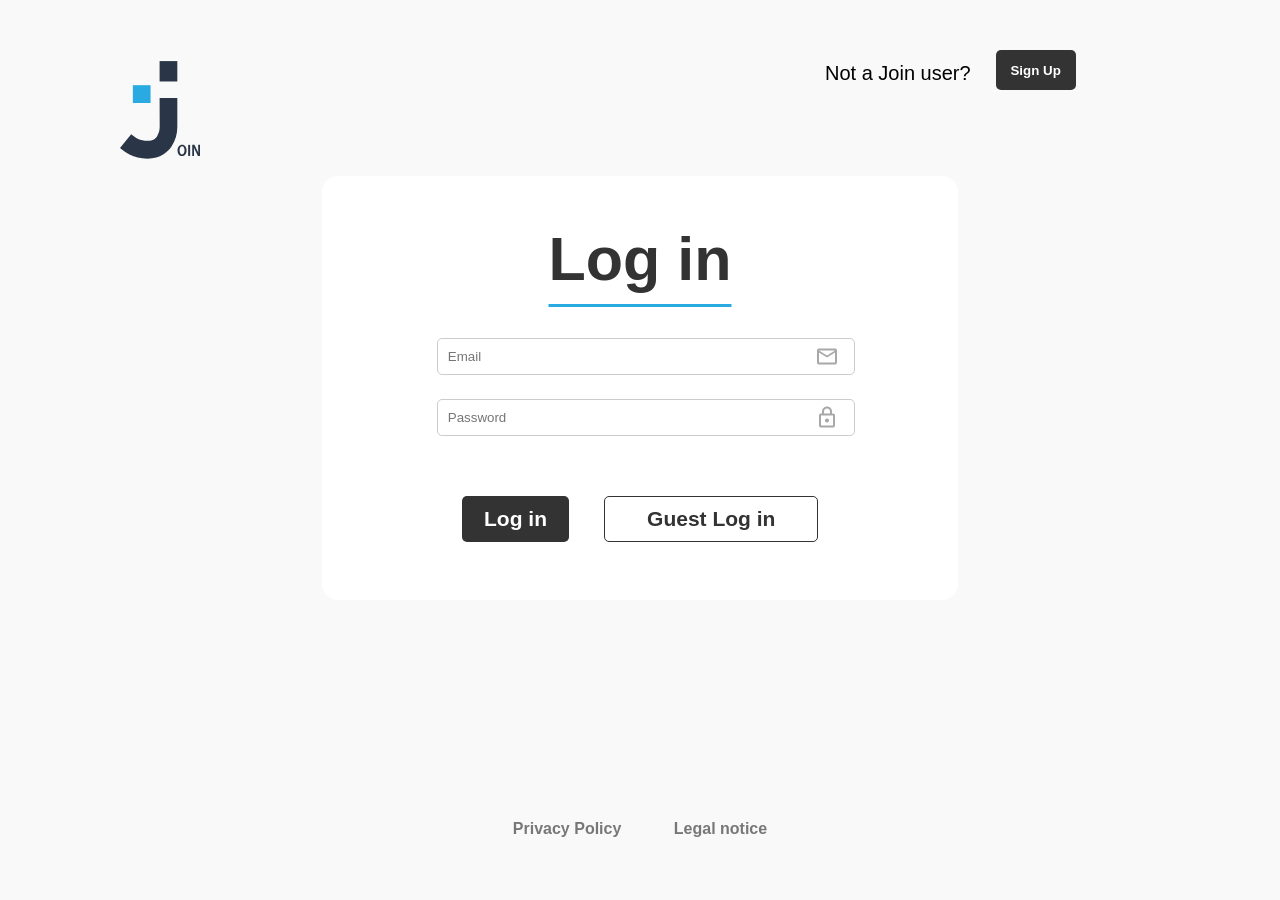
<file: index.html>
<!DOCTYPE html>
<html lang="en">

<head>
  <meta charset="UTF-8" />
  <meta name="viewport" content="width=device-width, initial-scale=1.0" />
  <title>Login - Join</title>
  <link rel="stylesheet" href="./assets/styles/login.css">
  <link rel="stylesheet" href="./assets/styles/fonts.css">
  <link rel="stylesheet" href="./assets/styles/loginResponsive.css">
  <link rel="shortcut icon" href="./assets/icons/favicon.png" type="image/x-icon" />

  <script src="./assets/js/script.js"></script>
  <script src="./assets/js/login.js"></script>
  <script src="./assets/js/db.login.js"></script>
  <script src="./assets/js/db.board.js"></script>
  

</head>

<body onload="initLogin()">
  <div class="startOverlay" id="startOverlay">
    <img src="./assets/icons/Capa 2.svg" class="animationLogo" alt="Logo">
</div>
<div id="RespOverlay">
  <img id="RespLogo" src="./assets/icons/Capa 2white.svg" alt="Logo">
</div>
  <div class="navLogIn">
    <div id="logo-container" class="logo">
      <img id="logo" src="./assets/icons/Capa 2.svg" alt="Logo" />
    </div>
    <div class="NotAJoinUser-box">
      <p class="f2">Not a Join user?</p><button onclick="navigateToSignUp()" class="login-box-button">Sign Up</button>
    </div>
  </div>
  <div class="flexCenter">
    <div class="container">
      <div class="login-box">
        <h2 class="f1 loginFont">Log in</h2>
        <form>
          <input class="inputBorder" id="inputMail" type="email" placeholder="Email">
          <input class="inputBorder" id="inputLock" type="password" placeholder="Password">
          <div><p id="dialogLogin" class="dialogLogin dNone">Email and password do not match our records.</p></div>
          <div class="loginBtn">
            <button onclick="login(); return false;" class="login-box-button f6" type="submit">Log
              in</button>
            <button onclick="loginAsGuest(); return false;" type="button" class="login-box-button2 f6">Guest Log
              in</button>
          </div>
          
        </form>
      </div>
    </div>
  </div>
  <div class="NotAJoinUser-boxRes">
    <p class="f2">Not a Join user?</p><button onclick="navigateToSignUp()" class="login-box-button">Sign Up</button>
  </div>
  <footer>
    <a href="privacy_policy.html">Privacy Policy</a> <a href="legal_notice.html">Legal notice</a>
    <footer>

</body>

</html>
</file>
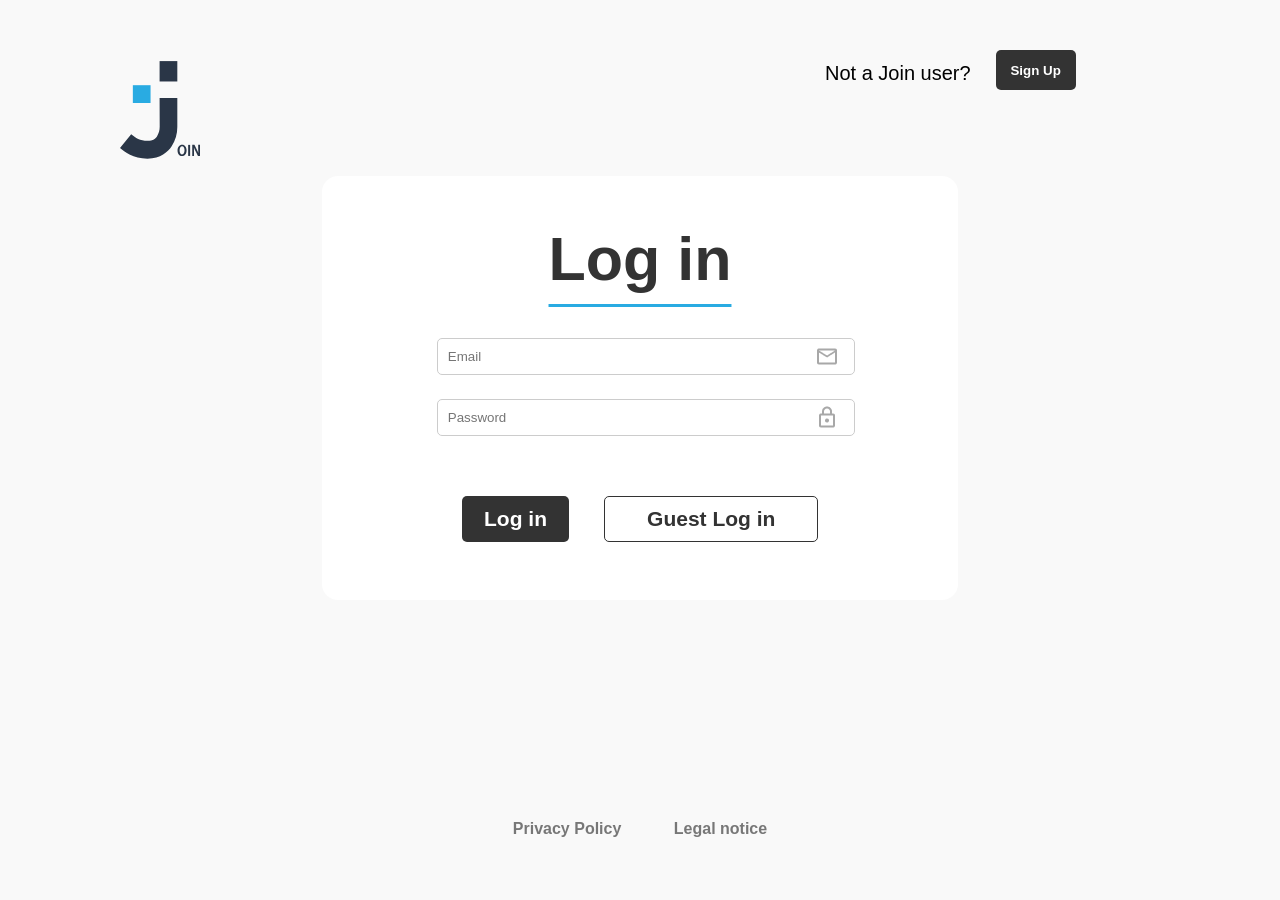
<file: add-task.html>
<!DOCTYPE html>
<html lang="en">

<head>
  <meta charset="UTF-8" />
  <meta name="viewport" content="width=device-width, initial-scale=1.0" />
  <title>Add Task - Join</title>

  <link rel="shortcut icon" href="./assets/icons/favicon.png" type="image/x-icon" />
  <link rel="stylesheet" href="./assets/styles/fonts.css" />
  <link rel="stylesheet" href="./assets/styles/style.css" />
  <link rel="stylesheet" href="./assets/styles/components.css" />
  <link rel="stylesheet" href="./assets/styles/layout.css" />

  <link rel="stylesheet" href="./assets/styles/addTask-components.css" />
  <link rel="stylesheet" href="./assets/styles/addTask-form.css" />
  <link rel="stylesheet" href="./assets/styles/addTask-layouts.css" />
  <link rel="stylesheet" href="./assets/styles/contact-dropdown.css" />

  <script src="./assets/js/script.js"></script>
  <script src="assets/js/contactManager.js"></script>
  <script src="assets/js/subtaskManager.js"></script>
  <script src="assets/js/taskFormValidation.js"></script>
  <script src="assets/js/addTask.js"></script>

  <script src="./assets/js/db.board.js"></script>
  <script src="./assets/js/db.tasks.js"></script>
  <script src="./assets/js/db.contacts.js"></script>
  <script src="./assets/js/db.users.js"></script>
  <script src="./assets/js/notification.js"></script>

  <script src="assets/js/customDropdown.js"></script>
</head>

<body onload="initAddTask()">
  <header w3-include-html=".\assets\templates\header.html"></header>

  <div class="main-container">
    <div w3-include-html=".\assets\templates\side-menu.html"></div>

    <main id="addTask-html-content" class="add-task-content">
      <div id="add-task-header" class="add-task-header">
        <h1>Add Task</h1>
        <img onclick="removeAddTaskOverlay()" class="respX" src="./assets/icons/cancel.svg" alt="" />
      </div>

      <form class="add-task-form" id="add-task-form" onsubmit="return handleFormSubmit(event)">
        <div class="form-columns">
          <div class="form-left-column">
            <div class="form-group">
              <label for="title">Title<span class="required">*</span></label>
              <input type="text" id="title" placeholder="Enter a title" required />
            </div>

            <div class="form-group">
              <label for="description">Description</label>
              <textarea id="description" placeholder="Enter a Description"></textarea>
            </div>

            <div class="form-group">
              <label for="contactSearch">Assigned to</label>
              <div class="contact-dropdown">
                <div class="select-wrapper" onclick="toggleContactDropdown()">
                  <input type="text" id="contactSearch" class="contact-select" placeholder="Select contacts to assign"
                    oninput="filterContactsList(this.value)" />
                  <img src="./assets/icons/arrow_drop_down.svg" alt="Dropdown arrow" class="dropdown-arrow" />
                </div>
                <div id="contactList" class="contact-dropdown-list" onclick="event.stopPropagation()"></div>
                <div id="selectedContactsAvatar" class="avatarDiv"></div>
              </div>
            </div>
          </div>

          <div class="separator"></div>

          <div class="form-right-column">
            <div class="form-group">
              <label for="dueDate">Due date<span class="required">*</span></label>
              <div class="date-input-wrapper">
                <input type="date" id="dueDate" placeholder="dd/mm/yyyy" pattern="\d{2}/\d{2}/\d{4}" required
                  maxlength="10" inputmode="numeric" />
              </div>
            </div>

            <div class="form-group">
              <label>Prio</label>
              <div class="priority-buttons">
                <button id="add-task-btn-urgent" type="button" class="priority-btn" data-priority="urgent"
                  onclick="handlePriorityClick(this)">
                  Urgent
                  <img src="./assets/icons/prio-urgent.svg" alt="Urgent" />
                </button>
                <button id="add-task-btn-medium" type="button" class="priority-btn" data-priority="medium"
                  onclick="handlePriorityClick(this)">
                  Medium
                  <img src="./assets/icons/prio-medium.svg" alt="Medium" />
                </button>
                <button id="add-task-btn-low" type="button" class="priority-btn" data-priority="low"
                  onclick="handlePriorityClick(this)">
                  Low
                  <img src="./assets/icons/prio-low.svg" alt="Low" />
                </button>
              </div>
            </div>

            <div id="form-group-category" class="form-group">
              <label>Category<span class="required">*</span></label>
              <div class="custom-dropdown" id="categoryDropdown">
                <div class="custom-dropdown-selected" id="categorySelected" data-value="">
                  Select task category
                  <img src="./assets/icons/arrow_drop_down.svg" alt="Dropdown arrow" class="dropdown-arrow" />
                </div>
                <div class="custom-dropdown-options">
                  <div class="custom-dropdown-option" data-value="work">
                    Technical Task
                  </div>
                  <div class="custom-dropdown-option" data-value="personal">
                    User Story
                  </div>
                </div>
                <input type="hidden" id="category" name="category" required />
              </div>
            </div>

            <div class="form-group">
              <label class="subtask-header">Subtasks</label>
              <div class="subtask-input">
                <div class="input-wrapper">
                  <input type="text" class="subtasks-input-text" id="subtaskInput" placeholder="Add new subtask" />
                  <div class="subtask-actions">
                    <img src="./assets/icons/plus.svg" alt="Add subtask" class="subtask-add-icon"
                      onclick="addSubtask()" />
                  </div>
                </div>
              </div>
              <div id="subtasksList" class="subtasks-list"></div>
            </div>
          </div>
        </div>
        <div class="required-note">
          <span class="required">*</span><span class="span_txt">This field is required</span>
        </div>
        <div class="footer-add-task-html">
          <div class="form-actions">
            <button id="btn-add-task-clear" type="button" class="btn-secondary" onclick="resetForm()">
              Clear
              <img class="action-btn-img" src="./assets/icons/cancel.svg" alt="Clear form" />
            </button>
            <button id="btn-add-task-submit" type="submit" class="btn-primary">
              Create Task
              <img src="./assets/icons/check.svg" alt="Create task" />
            </button>
          </div>
        </div>
      </form>
    </main>
    <div id="taskAddedNotification" class="task-added-notification">
      <span>Task added to board</span>
      <img src="./assets/icons/board.svg" alt="Board icon" />
    </div>
  </div>
</body>

</html>
</file>
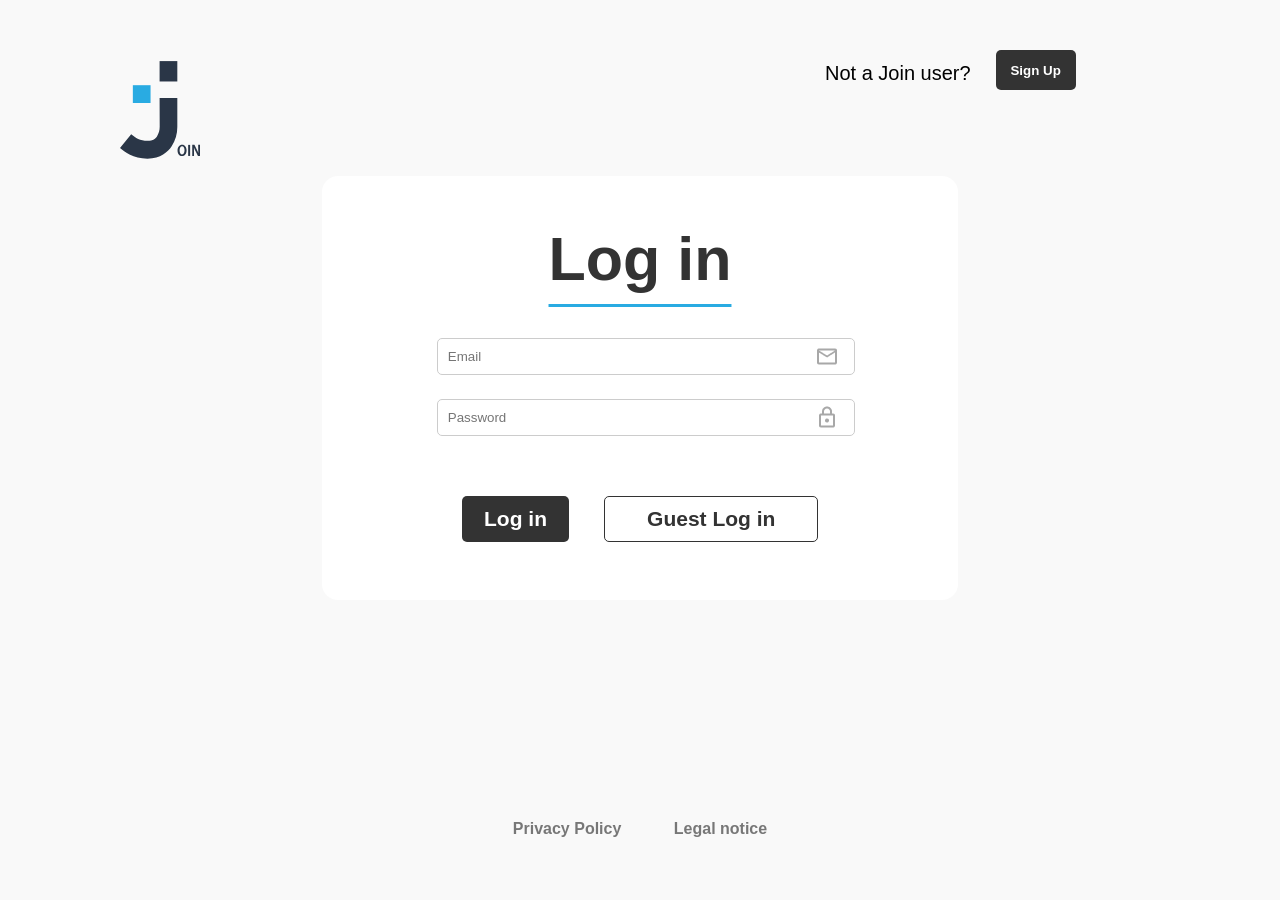
<file: board.html>
<!DOCTYPE html>
<html lang="en">

<head>
    <meta charset="UTF-8">
    <meta name="viewport" content="width=device-width, initial-scale=1.0">
    <title>Board - Join</title>

    <link rel="shortcut icon" href="./assets/icons/favicon.png" type="image/x-icon">
    <link rel="stylesheet" href="./assets/styles/fonts.css">
    <link rel="stylesheet" href="./assets/styles/fontsResponsive.css">
    <link rel="stylesheet" href="./assets/styles/style.css">
    <link rel="stylesheet" href="./assets/styles/components.css">
    <link rel="stylesheet" href="./assets/styles/layout.css">

    <link rel="stylesheet" href="./assets/styles/addTask-layouts.css">
    <link rel="stylesheet" href="./assets/styles/addTask-components.css">
    <link rel="stylesheet" href="./assets/styles/addTask-form.css">
    <link rel="stylesheet" href="./assets/styles/contact-dropdown.css">

    <link rel="stylesheet" href="./assets/styles/board.css">
    <link rel="stylesheet" href="./assets/styles/boardOverlays.css">
    <link rel="stylesheet" href="./assets/styles/boardOverlaysResponsive.css">
    <link rel="stylesheet" href="./assets/styles/boardResponsive.css">

    <script src="./assets/js/script.js"></script>
    <script src="./assets/js/db.board.js"></script>
    <script src="./assets/js/db.tasks.js"></script>
    <script src="./assets/js/db.contacts.js"></script>
    <script src="./assets/js/db.users.js"></script>
    <script src="./assets/js/board.js"></script>
    <script src="./assets/js/board.search.js"></script>
    <script src="./assets/js/board.dnd.js"></script>
    <script src="./assets/templates/boardTemplate.js"></script>
    <script src="./assets/templates/boardOverlayTemplate.js"></script>
    <script src="./assets/js/contacts.js"></script>

    <script src="./assets/js/contactManager.js"></script>
    <script src="./assets/js/subtaskManager.js"></script>
    <script src="./assets/js/taskFormValidation.js"></script>
    <script src="./assets/js/addTask.js"></script>
    <script src="./assets/js/notification.js"></script>
    <script src="./assets/js/customDropdown.js"></script>

    <script src="./assets/js/boardTaskOverlay.js"></script>
    <script src="./assets/js/boardTaskEdit.js"></script>
    <script src="./assets/js/boardTaskDetails.js"></script>
</head>

<body onload="initBoard()">
    <header w3-include-html=".\assets\templates\header.html"></header>
    <div class="main-container">
        <div w3-include-html=".\assets\templates\side-menu.html"></div>

        <div id="overlayAddTask" class="overlay-background dNone">
            <div class="overlay-addTask">
                <div class="overlay-scroll" w3-include-html="./add-task.html#addTask-html-content"></div>
            </div>
        </div>
        <div id="editTaskDetails" class="overlay-background dNone"></div>
        <div id="taskDetails" class="overlay-background dNone"></div>
        <div class="overlay dNone" id="overlay">
            <div class="message">
                Task deleted
            </div>
        </div>

        <div class="board-content">
            <div class="board-title d-flex align-items-center">
                <span class="f1">Board</span>
                <div class="dFlex">
                    <div class="board-title-search">
                        <input oninput="updateFilter(event)" id="board-filter-text" type="text" placeholder="Find Task"
                            class="search-input" autocomplete="off">
                        <img id="board-filter-text-icon" onclick="resetFilter()" src="./assets/icons/search.svg" alt=""
                            class="search-icon">
                    </div>
                    <div>
                        <button id="board-task-add-1" onclick="showAddTaskOverlay()" class="addTaskBtn f6">Add task <img
                                src="./assets/icons/add.svg" class="boardIconAdd" alt=""></button>
                        <button id="board-task-add-2" onclick="showAddTaskOverlay()" class="addTaskBtn f6"><img
                                src="./assets/icons/add.svg" class="boardIconAdd" alt=""></button>
                    </div>
                </div>
            </div>
            <div class="board-title-search2">
                <input oninput="updateFilter(event)" id="board-filter-text2" type="text" placeholder="Find Task"
                    class="search-input" autocomplete="off">
                <img id="board-filter-text-icon2" onclick="resetFilter()" src="./assets/icons/search.svg" alt=""
                    class="search-icon">
            </div>
            <div id="boards-container" class="board-contents d-flex justify-content-start">


            </div>
        </div>
    </div>
</body>

</html>
</file>
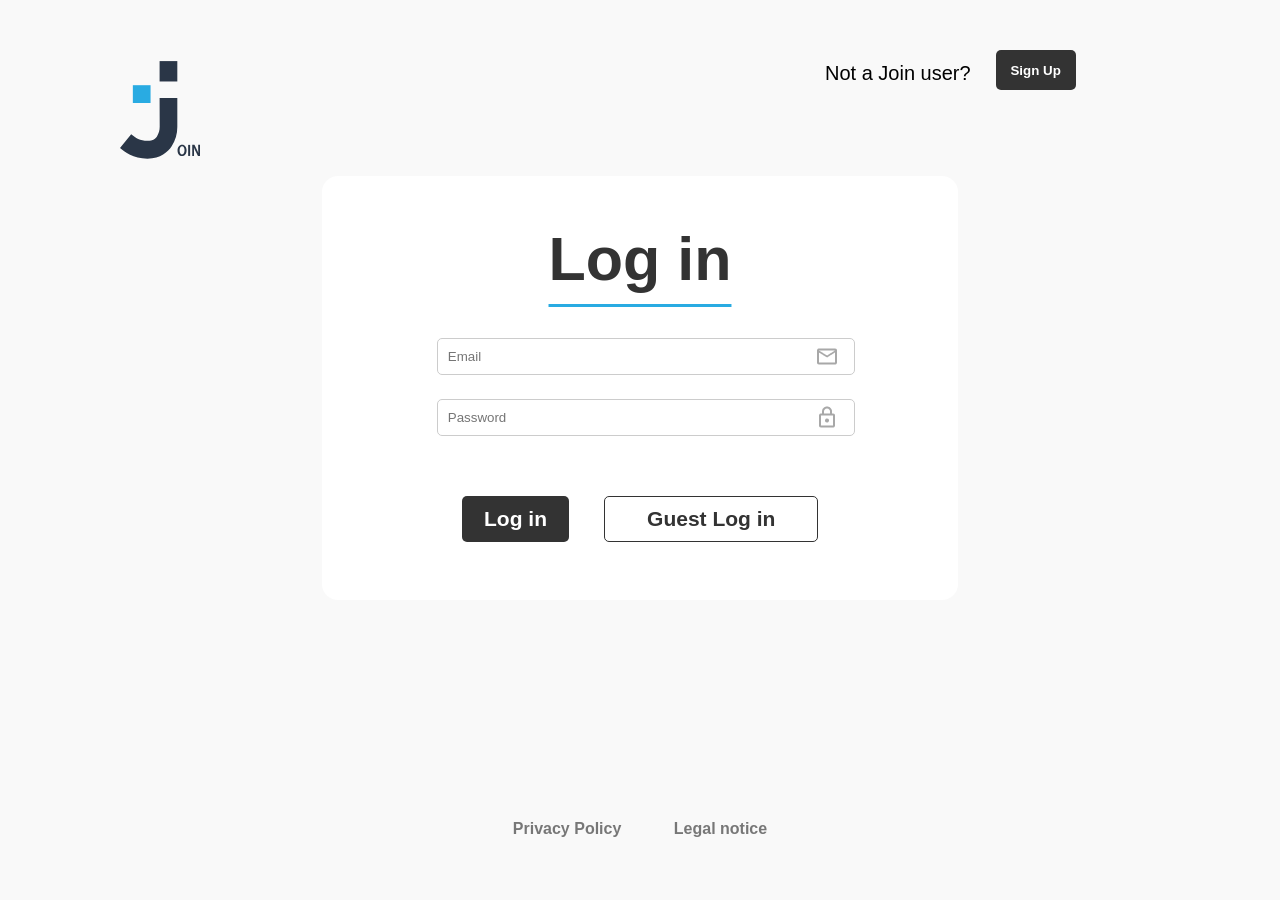
<file: contacts.html>
<!DOCTYPE html>
<html lang="en">

<head>
  <meta charset="UTF-8" />
  <meta name="viewport" content="width=device-width, initial-scale=1.0" />
  <title>Contacts - Join</title>

  <link rel="shortcut icon" href="./assets/icons/favicon.png" type="image/x-icon" />
  <link rel="stylesheet" href="./assets/styles/fonts.css" />
  <link rel="stylesheet" href="./assets/styles/components.css" />
  <link rel="stylesheet" href="./assets/styles/layout.css" />
  <link rel="stylesheet" href="./assets/styles/contacts.css" />
  <link rel="stylesheet" href="./assets/styles/style.css" />
  <link rel="stylesheet" href="./assets/styles/contacts.css" />
  <link rel="stylesheet" href="./assets/styles/contactResponsive.css" />


  <script src="./assets/js/script.js"></script>
  <script src="./assets/js/db.board.js"></script>
  <script src="./assets/js/db.contacts.js"></script>
  <script src="./assets/js/db.users.js"></script>
  
  

  <script src="./assets/js/contactsUI.js"></script>
  <script src="./assets/js/contactsFirebase.js"></script>
  <script src="./assets/js/contactsValidation.js"></script>
  <script src="./assets/js/contacts.js"></script>
  <script src="./assets/templates/contactTemplate.js"></script>
  <script src="./assets/js/validation/contactValidation.js"></script>
  <script src="./assets/templates/contactUIHandlers.js"></script>

</head>

<body onload="initPlus()">
  <header w3-include-html=".\assets\templates\header.html"></header>
  <div class="overlayContactSuccess dNone" id="overlayContactSuccess">
    <img class="contactsucces" src="./assets/icons/Conyact succ.. created overlay (1).svg" alt="">
  </div>
  <div class="main-container">
    <div w3-include-html=".\assets\templates\side-menu.html"></div>

    <div id="overlayAddContact" class="overlay-background dNone"></div>
    <div id="overlayEditContact" class="overlay-background dNone"></div>


    <div class="contacts-content">
      <div class="contact-list">
        <button onclick="toggleOverlay()" class="add-contact-btn">
          Add new contact
          <img src="./assets/icons/person_add.png" alt="Add contact" />
        </button>
        <div class="contact-sections">
          <div class="contact-section"></div>
        </div>
        <div class="respAddIcon"><img onclick="toggleOverlay()" src="./assets/icons/Secondary mobile contact V1.svg"
            alt=""></div>

      </div>
      <div onclick="onContactInfoClicked(event)" id="contact-info" class="contact-info">
        <div class="contact-info-header">
          <h1>Contacts</h1>
          <div class="header-divider"></div>
          <span class="header-subtitle">Better with a team</span>

        </div>

      </div>
      <div id="contactsContainer"></div>


</body>

</html>
</file>
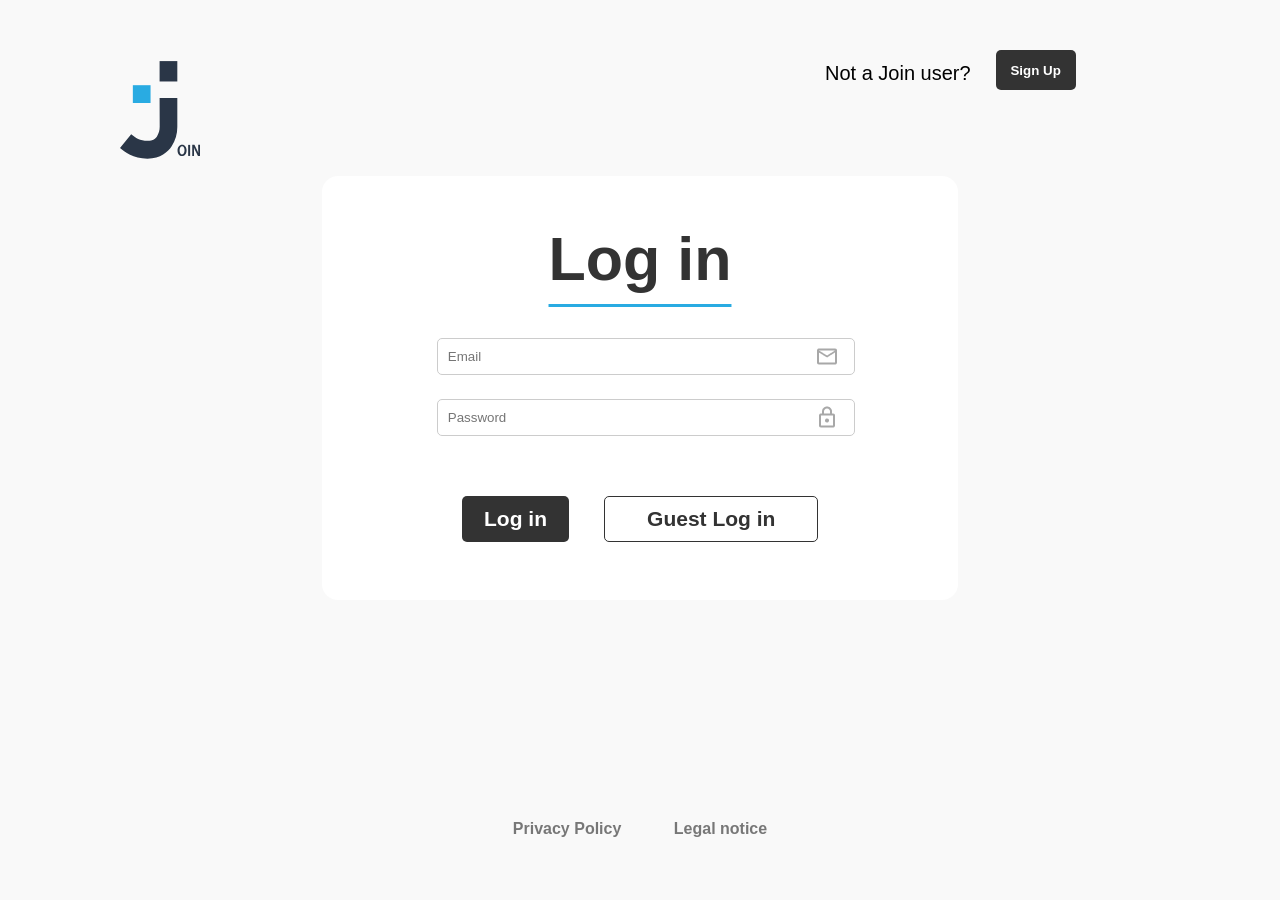
<file: help.html>
<!DOCTYPE html>
<html lang="en">

<head>
  <meta charset="UTF-8" />
  <meta name="viewport" content="width=device-width, initial-scale=1.0" />
  <title>Help - Join</title>

  <link rel="shortcut icon" href="./assets/icons/favicon.png" type="image/x-icon" />
  <link rel="stylesheet" href="./assets/styles/style.css" />
  <link rel="stylesheet" href="./assets/styles/fonts.css" />
  <link rel="stylesheet" href="./assets/styles/components.css" />
  <link rel="stylesheet" href="./assets/styles/layout.css" />
  <link rel="stylesheet" href="./assets/styles/legalsresp.css" />

  <link rel="stylesheet" href="./assets/styles/help.css" />

  <script src="./assets/js/script.js"></script>
  <script src="./assets/js/db.board.js"></script>
</head>

<body onload="init()">
  <header w3-include-html=".\assets\templates\header.html"></header>
  <div class="main-container">
    <div w3-include-html=".\assets\templates\side-menu.html"></div>

    <div class="help-content">
      <h1 class="f1">Help</h1>
      <br /><br />
      <p>
        Welcome to the help page for <span class="join-text">Join</span>, your
        guide to using our kanban project management tool. Here, we'll provide
        an overview of what <span class="join-text">Join</span> is, how it can
        benefit you, and how to use it.
      </p>
      <br />
      <h2>What is Join?</h2>
      <br />
      <p>
        <span class="join-text">Join</span> is a kanban-based project
        management tool designed and built by a group of dedicated students as
        part of their web development bootcamp at the Developer Akademie.
      </p>
      <br />
      <p>
        Kanban, a Japanese term meaning "billboard", is a highly effective
        method to visualize work, limit work-in-progress, and maximize
        efficiency (or flow). <span class="join-text">Join</span> leverages
        the principles of kanban to help users manage their tasks and projects
        in an intuitive, visual interface.
      </p>
      <br />
      <p>
        It is important to note that <span class="join-text">Join</span> is
        designed as an educational exercise and is not intended for extensive
        business usage. While we strive to ensure the best possible user
        experience, we cannot guarantee consistent availability, reliability,
        accuracy, or other aspects of quality regarding
        <span class="join-text">Join</span>.
      </p>
      <br />
      <h2>How to use it</h2>
      <br />
      Here is a step-by-step guide on how to use
      <span class="join-text">Join</span>:
      <br />
      <br />
      <table>
        <tr>
          <td>
            <span class="f14">1.</span>
          </td>
          <td>
            <span class="f10">Exploring the Board</span><br />
            <span class="f3">When you log in to <span class="join-text">Join</span>, you'll
              find a default board. This board represents your project and
              contains four default lists: "To Do", "In Progress", “Await
              feedback” and "Done".</span>
          </td>
        </tr>
        <tr>
          <td>
            <span class="f14">2.</span>
          </td>
          <td>
            <span class="f10">Creating Contacts</span><br />
            <span class="f3">In <span class="join-text">Join</span>, you can add contacts to
              collaborate on your projects. Go to the "Contacts" section,
              click on "New contact", and fill in the required information.
              Once added, these contacts can be assigned tasks and they can
              interact with the tasks on the board.</span>
          </td>
        </tr>
        <tr>
          <td>
            <span class="f14">3.</span>
          </td>
          <td>
            <span class="f10">Adding Cards</span><br />
            <span class="f3">Now that you've added your contacts, you can start adding
              cards. Cards represent individual tasks. Click the "+" button
              under the appropriate list to create a new card. Fill in the
              task details in the card, like task name, description, due date,
              assignees, etc.</span>
          </td>
        </tr>
        <tr>
          <td>
            <span class="f14">4.</span>
          </td>
          <td>
            <span class="f10">Moving Cards</span><br />
            <span class="f3">As the task moves from one stage to another, you can reflect
              that on the board by dragging and dropping the card from one
              list to another.</span>
          </td>
        </tr>
        <tr>
          <td>
            <span class="f14">5.</span>
          </td>
          <td>
            <span class="f10">Deleting Cards</span><br />
            <span class="f3">Once a task is completed, you can either move it to the "Done"
              list or delete it. Deleting a card will permanently remove it
              from the board. Please exercise caution when deleting cards, as
              this action is irreversible.</span>
          </td>
        </tr>
      </table>
      <p>
        Remember that using <span class="join-text">Join</span> effectively
        requires consistent updates from you and your team to ensure the board
        reflects the current state of your project.
      </p>
      <br />
      <p>
        Have more questions about <span class="join-text">Join</span>? Feel
        free to contact us at <span class="join-text">support@join.com</span>.
        We're here to help you!
      </p>
      <br />
      <h2>Enjoy using Join!</h2>
    </div>
  </div>
</body>

</html>
</file>
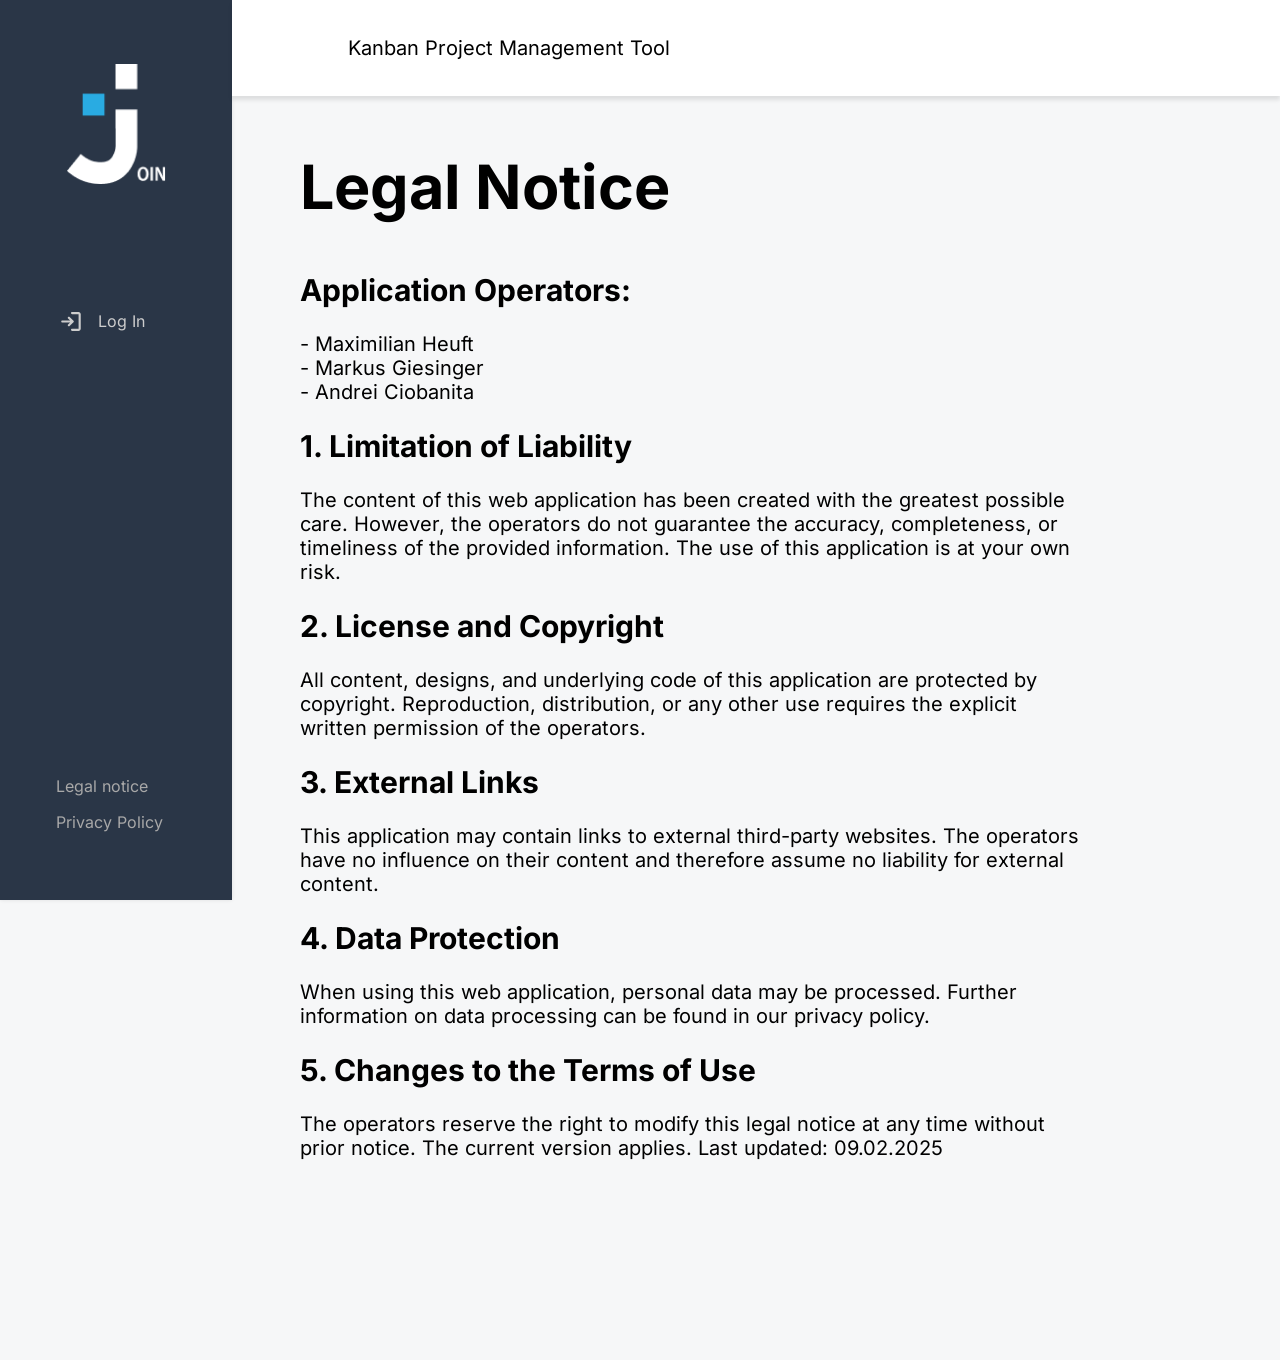
<file: legal_notice.html>
<!DOCTYPE html>
<html lang="en">
  <head>
    <meta charset="UTF-8" />
    <meta name="viewport" content="width=device-width, initial-scale=1.0" />
    <title>Legal Notice - Join</title>

    <link
      rel="shortcut icon"
      href="./assets/icons/favicon.png"
      type="image/x-icon"
    />
    <link rel="stylesheet" href="./assets/styles/style.css" />
    <link rel="stylesheet" href="./assets/styles/fonts.css" />
    <link rel="stylesheet" href="./assets/styles/components.css" />
    <link rel="stylesheet" href="./assets/styles/layout.css" />
    <link rel="stylesheet" href="./assets/styles/legalsresp.css" />

    <link rel="stylesheet" href="./assets/styles/legals.css" />

    <script src="./assets/js/script.js"></script>
    <script src="./assets/js/db.board.js"></script>
    <script src="./assets/js/db.users.js"></script>
  </head>

  <body onload="init()">
    <header w3-include-html=".\assets\templates\header.html"></header>
    <div class="main-container">
      <div w3-include-html=".\assets\templates\side-menu.html"></div>

      <div class="legal_notice-content f2">
        <h1 class="f1">Legal Notice</h1>
        <br /><br />

        <h2>Application Operators:</h2>
        <br />
        - Maximilian Heuft<br />
        - Markus Giesinger<br />
        - Andrei Ciobanita<br />
        <br />

        <h2>1. Limitation of Liability</h2>
        <br />
        The content of this web application has been created with the greatest
        possible care. However, the operators do not guarantee the accuracy,
        completeness, or timeliness of the provided information. The use of this
        application is at your own risk.
        <br /><br />

        <h2>2. License and Copyright</h2>
        <br />
        All content, designs, and underlying code of this application are
        protected by copyright. Reproduction, distribution, or any other use
        requires the explicit written permission of the operators.
        <br /><br />

        <h2>3. External Links</h2>
        <br />
        This application may contain links to external third-party websites. The
        operators have no influence on their content and therefore assume no
        liability for external content.
        <br /><br />

        <h2>4. Data Protection</h2>
        <br />
        When using this web application, personal data may be processed. Further
        information on data processing can be found in our privacy policy.
        <br /><br />

        <h2>5. Changes to the Terms of Use</h2>
        <br />
        The operators reserve the right to modify this legal notice at any time
        without prior notice. The current version applies. Last updated:
        09.02.2025
      </div>
    </div>
  </body>
</html>
</file>
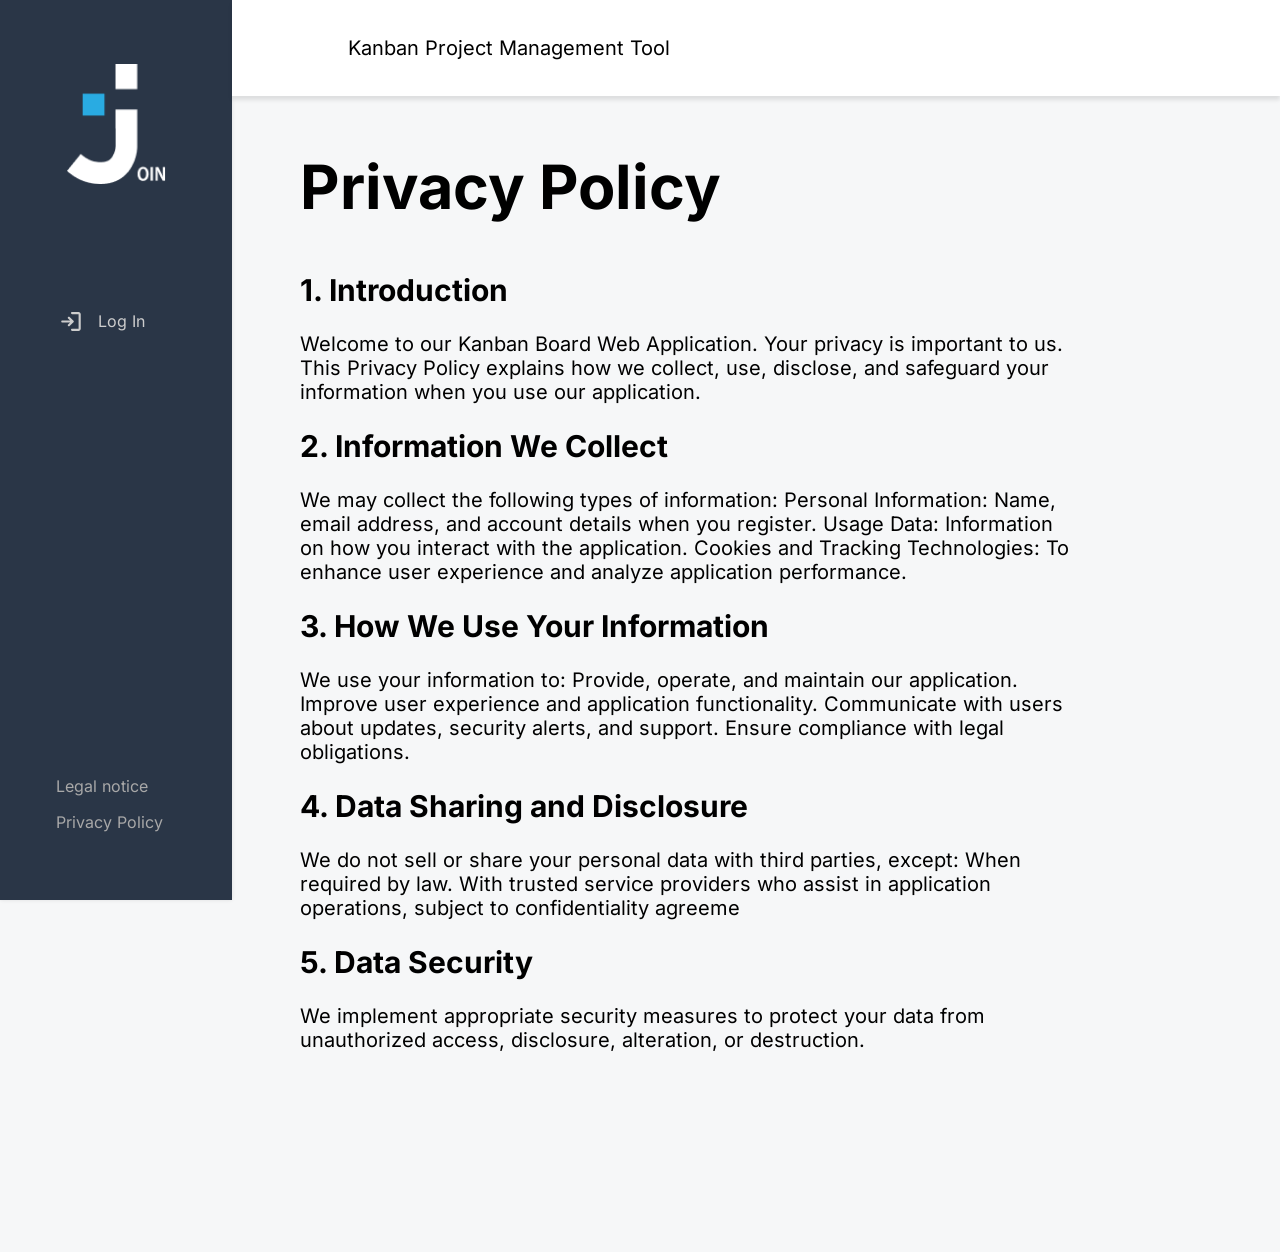
<file: privacy_policy.html>
<html lang="en">

<head>
    <meta charset="UTF-8">
    <meta name="viewport" content="width=device-width, initial-scale=1.0">
    <title>Privacy Policy - Join</title>

    <link rel="shortcut icon" href="./assets/icons/favicon.png" type="image/x-icon">
    <link rel="stylesheet" href="./assets/styles/style.css">
    <link rel="stylesheet" href="./assets/styles/fonts.css">
    <link rel="stylesheet" href="./assets/styles/components.css">
    <link rel="stylesheet" href="./assets/styles/layout.css">
    <link rel="stylesheet" href="./assets/styles/legalsresp.css">
    
    <link rel="stylesheet" href="./assets/styles/legals.css">

    <script src="./assets/js/script.js"></script>
    <script src="./assets/js/db.board.js"></script>
    <script src="./assets/js/db.users.js"></script>
</head>

<body onload="init()">
    <header w3-include-html=".\assets\templates\header.html"></header>
    <div class="main-container">
        <div w3-include-html=".\assets\templates\side-menu.html"></div>

            <div class="legal_notice-content f2">
                <h1 class="f1">Privacy Policy</h1>
                <br /><br />
        
                
        
                <h2>1. Introduction
                </h2>
                <br />
                Welcome to our Kanban Board Web Application. Your privacy is important to us. This Privacy Policy explains how we collect, use, disclose, and safeguard your information when you use our application.
                <br /><br />
        
                <h2>2. Information We Collect</h2>
                <br />
                We may collect the following types of information:

Personal Information: Name, email address, and account details when you register.

Usage Data: Information on how you interact with the application.

Cookies and Tracking Technologies: To enhance user experience and analyze application performance.
                <br /><br />
        
                <h2>3. How We Use Your Information</h2>
                <br />
                We use your information to:

Provide, operate, and maintain our application.

Improve user experience and application functionality.

Communicate with users about updates, security alerts, and support.

Ensure compliance with legal obligations.
                <br /><br />
        
                <h2>4. Data Sharing and Disclosure</h2>
                <br />
                We do not sell or share your personal data with third parties, except:

When required by law.

With trusted service providers who assist in application operations, subject to confidentiality agreeme
                <br /><br />
        
                <h2>5. Data Security</h2>
                <br />
                We implement appropriate security measures to protect your data from unauthorized access, disclosure, alteration, or destruction.
              </div>
            </div>

        </div>
    </div>
</body>

</html>
</file>
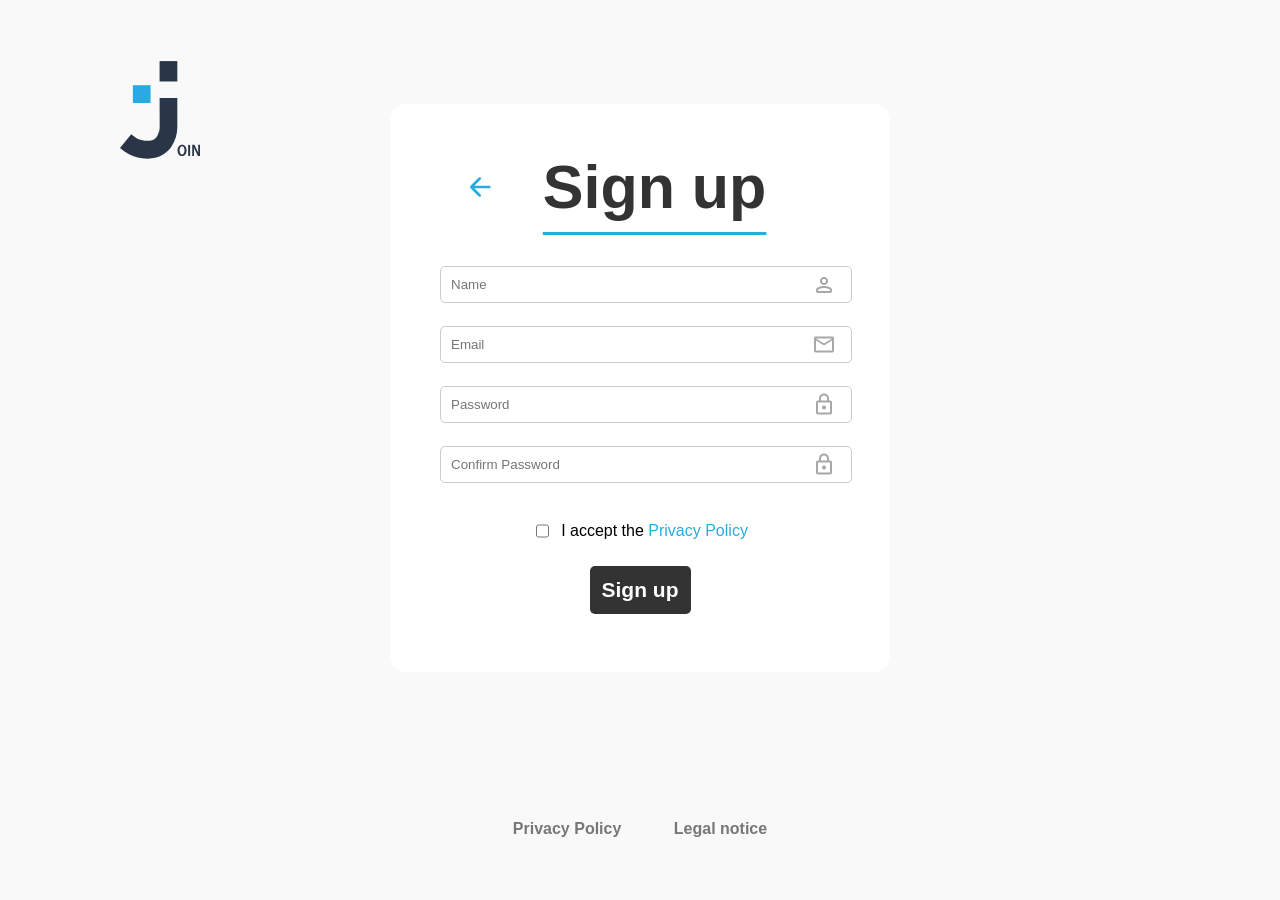
<file: signUp.html>
<!DOCTYPE html>
<html lang="en">

<head>
  <meta charset="UTF-8" />
  <meta name="viewport" content="width=device-width, initial-scale=1.0" />
  <title>SignUp - Join</title>
  <link rel="stylesheet" href="./assets/styles/login.css">
  <link rel="stylesheet" href="./assets/styles/fonts.css">
  <link rel="stylesheet" href="./assets/styles/loginResponsive.css">
  <link rel="shortcut icon" href="./assets/icons/favicon.png" type="image/x-icon" />
  <script src="./assets/js/script.js"></script>
  <script src="./assets/js/signUp.js"></script>
  <script src="./assets/js/validation/signUpValidation.js"></script>
  <script src="./assets/js/db.board.js"></script>


</head>

<body>
  <div class="navSignUp">
    <div class="logo">
      <img id="logo" src="./assets/icons/Capa 2.svg" alt="Logo" />
    </div>
  </div>
  <div class="overlay dNone" id="overlay">
    <div class="message">
      You signed up successfully
    </div>
  </div>
  <div class="flexCenter">
    <div class="container">
      <div class="login-box borderSign">
        <div class="topBox">
          <img class="imgArrow" onclick="navigateToIndex()" src="./assets/icons/arrow-left-line.svg" alt="">
          <h2 class="f1 loginFont">Sign up</h2>
        </div>
        <div class="formWidth">
          <div class="formHeight"><input id="inputName" type="text" required placeholder="Name">
            <div>
              <p id="errorName" class="dNone errorNote">This field is incorrect.</p>
            </div>
          </div>
          <div class="formHeight"><input id="inputMail" type="text" required placeholder="Email">
            <div>
              <p id="errorMail" class="dNone errorNote">This field is incorrect.</p>
            </div>
          </div>
          <div class="formHeight"><input id="inputLock" type="password" required placeholder="Password"></div>
          <div class="formHeight"><input id="inputConfirm" type="password" required placeholder="Confirm Password">
          </div>
          <div id="passwordSignUp" class="dNone dialogSignUp">The passwords you entered do not match. Please try again.
          </div>
          <div class="underSignUp">
            <div class="checkBoxPP"> <input id="checkbox" type="checkbox" onclick="hideMessageIfChecked()">
              <p>I accept the <a href="privacy_policy.html">Privacy Policy</a></p>
            </div>
            <div id="dialogSignUp" class="dNone dialogSignUp">You need to accept the Privacy Policy to proceed.</div>
            <div id="FieldsSignUp" class="dNone dialogSignUp">You need to fill all Fields.</div>

            <button onclick="addUser()" class="f6 signUpBtn">Sign up</button>
          </div>
        </div>
      </div>
    </div>
  </div>
  <footer class="footerSignUp">
    <a href="privacy_policy.html">Privacy Policy</a> <a href="legal_notice.html">Legal notice</a>
    <footer>

</body>

</html>
</file>
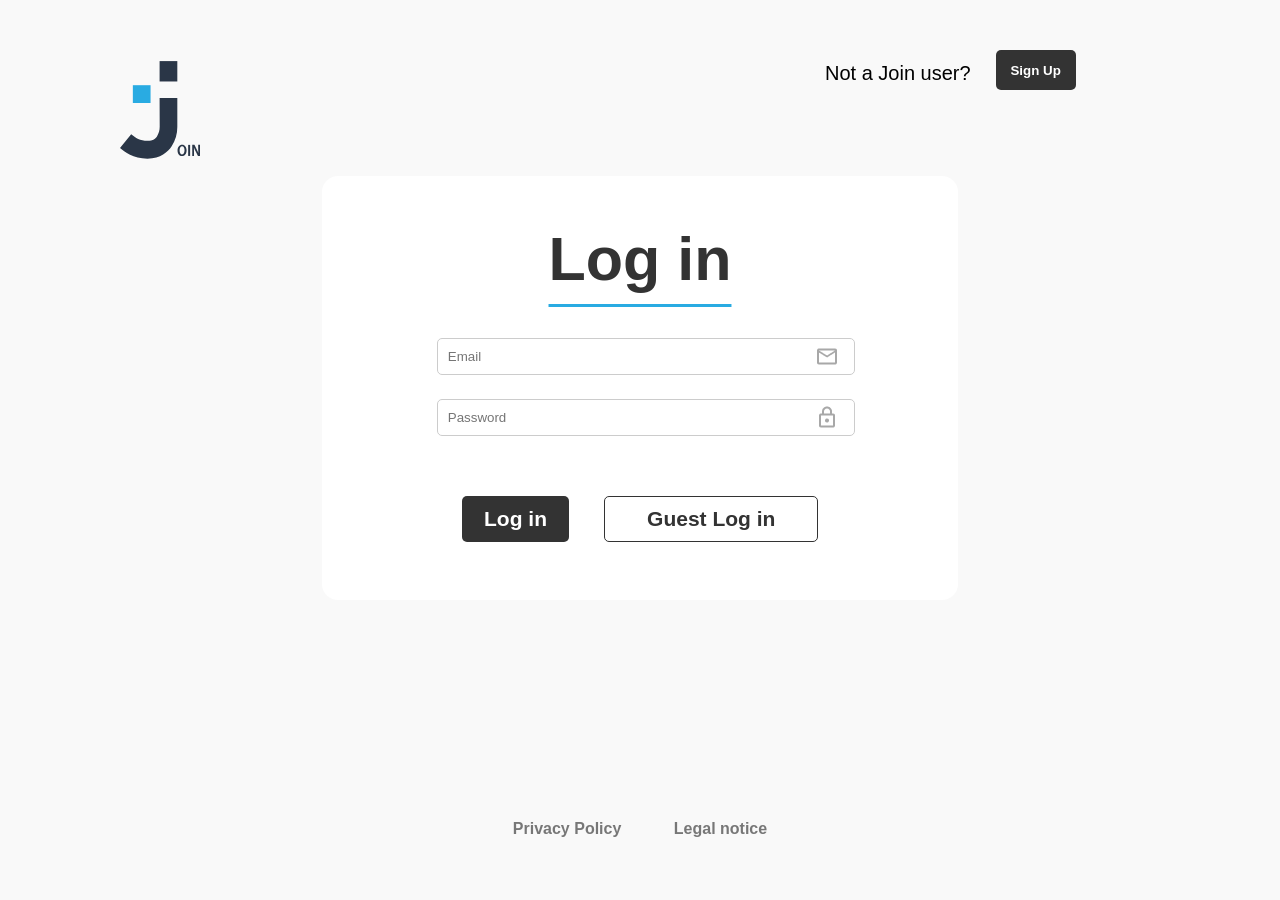
<file: summary.html>
<!DOCTYPE html>
<html lang="en">
  <head>
    <meta charset="UTF-8" />
    <meta name="viewport" content="width=device-width, initial-scale=1.0" />
    <title>Summary - Join</title>

    <link
      rel="shortcut icon"
      href="./assets/icons/favicon.png"
      type="image/x-icon"
    />
    <link rel="stylesheet" href="./assets/styles/fonts.css" />
    <link rel="stylesheet" href="./assets/styles/fontsResponsive.css" />
    <link rel="stylesheet" href="./assets/styles/style.css" />
    <link rel="stylesheet" href="./assets/styles/components.css" />
    <link rel="stylesheet" href="./assets/styles/layout.css" />

    <link rel="stylesheet" href="./assets/styles/summary.css" />
    <link rel="stylesheet" href="./assets/styles/summaryResponsive.css" />

    <script src="./assets/js/script.js"></script>
    <script src="./assets/js/db.board.js"></script>
    <script src="./assets/js/db.tasks.js"></script>
    <script src="./assets/js/db.users.js"></script>
    <script src="./assets/js/summary.js"></script>
    <script src="./assets/js/board.js"></script>
  </head>

  <body onload="init(); initSummary()">
    <header w3-include-html=".\assets\templates\header.html"></header>
    <div class="main-container">
      <div w3-include-html=".\assets\templates\side-menu.html"></div>

      <div class="summary-content">
        <div id="summary-greeting-overlay" class="summary-greeting-overlay">
          <span id="summary-greeting-text2" class="f7"></span>
          <span id="summary-greeting-name2" class="f8 tc-blue"></span>
        </div>

        <div id="respSummary" class="summary-title d-flex align-items-center">
          <span class="f1">Join 360</span>
          <div class="summary-vrule-blue"></div>
          <span class="f4">Key Metrics at a Glance</span>
        </div>
        <div
          id="respSummary2"
          class="d-flex justify-content-start align-items-center w100"
        >
          <div class="summary-box-content">
            <div class="summary-box-row d-flex">
              <a href="board.html">
                <div class="summary-box rd-box">
                  <div
                    class="summary-box-icon d-flex justify-content-center align-items-center"
                  >
                    <img
                      class="summary-box-icon_todo"
                      src="./assets/icons/edit_white.svg"
                      alt="To-Do"
                    />
                  </div>
                  <div class="summary-box-text">
                    <span id="summary-taskscount-todo" class="f5">0</span>
                    <span class="f2">To-do</span>
                  </div>
                </div>
              </a>
              <a href="board.html">
                <div class="summary-box rd-box">
                  <div
                    class="summary-box-icon d-flex justify-content-center align-items-center"
                  >
                    <img
                      class="summary-box-icon_done"
                      src="./assets/icons/done_white.svg"
                      alt="Done"
                    />
                  </div>
                  <div class="summary-box-text">
                    <span id="summary-taskscount-done" class="f5">0</span>
                    <span class="f2">Done</span>
                  </div>
                </div>
              </a>
            </div>
            <div class="summary-box-row d-flex">
              <a href="board.html">
                <div class="summary-box rd-box">
                  <div
                    class="summary-box-icon_red d-flex justify-content-center align-items-center"
                  >
                    <img
                      src="./assets/icons/prio-urgent-white.svg"
                      alt="Urgent"
                    />
                  </div>
                  <div class="summary-box-text">
                    <span id="summary-taskscount-urgent" class="f5">0</span>
                    <span class="f3">Urgent</span>
                  </div>
                  <div class="summary-vrule-gray"></div>
                  <div class="summary-box-deadline">
                    <span id="summary-upcoming-deadline" class="f6"
                      >Februar 16, 2025</span
                    >
                    <span class="f3">Upcoming Deadline</span>
                  </div>
                </div>
              </a>
            </div>
            <div class="summary-box-row d-flex">
              <a href="board.html">
                <div class="summary-box rd-box">
                  <div class="summary-box-text">
                    <span id="summary-taskscount-board" class="f5">0</span>
                    <span class="f2 text-center">Tasks in Board</span>
                  </div>
                </div>
              </a>
              <a href="board.html">
                <div class="summary-box rd-box">
                  <div class="summary-box-text">
                    <span id="summary-taskscount-inprogress" class="f5">0</span>
                    <span class="f2 text-center">Tasks in Progress</span>
                  </div>
                </div>
              </a>
              <a href="board.html">
                <div class="summary-box rd-box">
                  <div class="summary-box-text">
                    <span id="summary-taskscount-awaitfeedback" class="f5"
                      >0</span
                    >
                    <span class="f2 text-center">Awaiting Feedback</span>
                  </div>
                </div>
              </a>
            </div>
          </div>
          <div class="summary-greeting">
            <span id="summary-greeting-text" class="f7"></span>
            <span id="summary-greeting-name" class="f8 tc-blue"></span>
          </div>
        </div>
      </div>
    </div>
  </body>
</html>
</file>
<file: assets/styles/login.css>
body {
  font-family: Arial, sans-serif;
  background-color: #f9f9f9;
  margin: 0;
  height: 100vh;
}

.container {
  display: flex;
  justify-content: center;
  align-items: center;
  text-align: center;
  width: 652px;
  height: 400px;
}

.logo {
  display: flex;
  align-items: center;
  justify-content: flex-start;
  padding: 10px 20px;
  margin-top: 50px;
  margin-left: 100px;
}

.logo img {
  width: 80px;
  height: 100px;
}
.dNone {
  display: none;
}
.errorNote {
  font-size: 14px;
  color: red;
  margin: 0;
}

.login-box {
  background-color: #ffffff;
  border-radius: 16px;
  padding: 20px 30px;
  text-align: left;
  margin-top: 36px;
  padding-right: 115px;
  padding-left: 115px;
  padding-top: 48px;
  padding-bottom: 48px;
}

.borderSign {
  padding-right: 50px;
  padding-left: 50px;
}

.login-box h2 {
  margin: 0;
  color: #333;
  text-align: center;
}

.login-box form {
  margin-top: 44px;
}

.login-box input[type="email"],
.login-box input[type="text"],
.login-box input[type="password"] {
  width: 95%;
  padding: 10px;
  border: 1px solid #ccc;
  border-radius: 5px;
}

input[type="email"]:focus {
  outline-width: 0;
  border: 2px solid #29abe2;
}

input[type="text"]:focus {
  outline-width: 0;
  border: 2px solid #29abe2;
}

input[type="password"]:focus {
  outline-width: 0;
  border: 2px solid #29abe2;
}

.login-box-button {
  width: 50%;
  margin-bottom: 10px;
  border: none;
  background-color: #333;
  color: #fff;
  cursor: pointer;
  border-radius: 5px;
  margin-left: 25px;
  font-weight: bolder;
}

.login-box-button:hover {
  background-color: #29abe2;
  box-shadow: 0px 3px 3px #33333359;
}

.login-box-button2 {
  background-color: white;
  color: #333;
  border: 1px solid #333;
  width: 100%;
  padding: 10px;
  margin-bottom: 10px;
  border-radius: 5px;
  margin-right: 25px;
  font-weight: bold;
  cursor: pointer;
}

.login-box-button2:hover {
  color: #29abe2;
  border-color: #29abe2;
  box-shadow: 0px 3px 3px #33333359;
}

footer {
  font-size: 16px;
  color: #777;
  margin-top: 250px;
  text-align: center;
}
.inputBorder {
  margin-bottom: 24px;
}

footer a {
  color: #777;
  text-decoration: none;
  font-weight: bold;
  margin: 24px;
}

footer a:hover {
  font-size: 16px;
  font-weight: bold;
  color: #29abe2;
}

.loginBtn {
  display: flex;
  gap: 35px;
  margin-top: 36px;
}

.NotAJoinUser-box {
  display: flex;
  width: 280px;
  height: 50px;
  margin: 24px;
  margin-top: 50px;
  margin-right: 175px;
}

.NotAJoinUser-box p {
  margin: 0;
  padding-top: 12px;
}

.NotAJoinUser-box button {
  width: 80px;
}

.NotAJoinUser-boxRes {
  display: none;
  width: 280px;
  height: 50px;
  margin: 24px;
  margin-top: 50px;
  margin-right: 175px;
}

.NotAJoinUser-boxRes p {
  margin: 0;
  padding-top: 12px;
}

.NotAJoinUser-boxRes button {
  width: 80px;
}

.navLogIn {
  display: flex;
  justify-content: space-between;
}

.navSignUp {
  display: flex;
  justify-content: space-between;
}

#inputMail {
  background: white url(/assets/icons/mail.png) right no-repeat;
  background-position: calc(100% - 15px) center;
  padding-right: 20px;
}
#inputLock {
  background: white url(/assets/icons/lock.png) right no-repeat;
  background-position: calc(100% - 15px) center;
  padding-right: 20px;
}
#inputName {
  background: white url(/assets/icons/person.png) right no-repeat;
  background-position: calc(100% - 15px) center;
  padding-right: 20px;
}
#inputConfirm {
  background: white url(/assets/icons/lock.png) right no-repeat;
  background-position: calc(100% - 15px) center;
  padding-right: 20px;
}

.formWidth {
  margin-top: 44px;
  width: 400px;
}

.checkBoxPP {
  display: flex;
}

.underSignUp {
  display: flex;
  flex-direction: column;
  justify-content: center;
  align-items: center;
}

.signUpBtn {
  margin-bottom: 10px;
  border: none;
  background-color: #333;
  color: #fff;
  cursor: pointer;
  border-radius: 5px;
  margin-left: 25px;
  font-weight: bolder;
  padding: 12px;
  margin: 10px;
}

.signUpBtn:hover {
  background-color: #29abe2;
  box-shadow: 0px 3px 3px #33333359;
}

.checkBoxPP a {
  color: #29abe2;
  text-decoration: none;
}
.checkBoxPP input {
  margin-right: 12px;
}

.checkBoxPP a:hover {
  text-decoration: underline;
}

.footerSignUp {
  margin-top: 250px;
}

.overlay {
  position: absolute;
  bottom: -50px;
  left: 50%;
  transform: translateX(-50%);
  width: 100%;
  height: 100%;
  background-color: rgba(0, 0, 0, 0.2);
  display: flex;
  align-items: center;
  justify-content: center;
}

.overlay .message {
  color: white;
  font-size: 24px;
  text-align: center;
  padding: 20px;
  background-color: #222;
  border-radius: 10px;
}

.formHeight {
  min-height: 60px;
}

.overlay.animate {
  animation: slideIn 1s forwards;
}

@keyframes slideIn {
  from {
    bottom: -50px;
    opacity: 0;
  }
  to {
    bottom: 0%;
    opacity: 1;
  }
}

.topBox {
  display: flex;
  justify-content: space-around;
  padding-right: 50px;
}

.imgArrow {
  cursor: pointer;
}

.flexCenter {
  display: flex;
  justify-content: center;
}

.dialogSignUp {
  color: red;
  font-size: 14px;
}

.dialogLogin {
  color: red;
  font-size: 16px;
}

.startOverlay {
  position: fixed;
  top: 0;
  left: 0;
  width: 100vw;
  height: 100vh;
  background-color: white;
  display: flex;
  justify-content: center;
  align-items: center;
  z-index: 1000;
}
.animationLogo {
  width: 600px;
  height: 600px;
  position: absolute;
  animation: shrinkLogo 1s forwards ease-in-out;
}
@keyframes shrinkLogo {
  0% {
    width: 600px;
    height: 600px;
    top: 50%;
    left: 50%;
    transform: translate(-50%, -50%);
  }
  100% {
    width: 80px;
    height: 100px;
    top: 50px;
    left: 100px;
    transform: translate(0, 0);
  }
}
</file>
<file: assets/styles/fonts.css>
/* inter-regular - latin */
@font-face {
  font-display: swap;
  /* Check https://developer.mozilla.org/en-US/docs/Web/CSS/@font-face/font-display for other options. */
  font-family: "Inter";
  font-style: normal;
  font-weight: 400;
  src: url("./../fonts/inter-v18-latin-regular.woff2") format("woff2");
  /* Chrome 36+, Opera 23+, Firefox 39+, Safari 12+, iOS 10+ */
}

/* inter-700 - latin */
@font-face {
  font-display: swap;
  /* Check https://developer.mozilla.org/en-US/docs/Web/CSS/@font-face/font-display for other options. */
  font-family: "Inter";
  font-style: normal;
  font-weight: 700;
  src: url("./../fonts/inter-v18-latin-700.woff2") format("woff2");
  /* Chrome 36+, Opera 23+, Firefox 39+, Safari 12+, iOS 10+ */
}

.f1 {
  font-size: 61px;
  font-weight: 700;
}

.f2 {
  font-size: 20px;
  font-weight: 400;
}

.f3 {
  font-family: "Inter", serif !important;
  font-size: 16px;
  font-weight: 400;
}

.f4 {
  font-size: 27px;
  font-weight: 400;
}

.f5 {
  font-size: 64px;
  font-weight: 600;
}

.f6 {
  font-size: 21px;
  font-weight: 700;
}

.f7 {
  font-size: 47px;
  font-weight: 500;
}

.f8 {
  font-size: 64px;
  font-weight: 700;
}

.f9 {
  font-size: 16px;
  font-weight: 700;
}

.f10 {
  font-size: 20px;
  font-weight: 700;
}

.f11 {
  font-size: 12px;
  font-weight: 400;
}

.f12 {
  font-size: 23px;
  font-weight: 400;
}

.f13 {
  font-size: 19px;
  font-weight: 400;
}

.f14 {
  font-size: 27px;
  font-weight: 700;
}

.loginFont {
  color: black;
  font-weight: bold;
  text-align: center;
  text-decoration: underline;
  text-decoration-thickness: 3px;
  text-underline-offset: 24px;
  text-decoration-color: #29abe2;
}

.dNone {
  display: none !important;
}

.text-center {
  text-align: center;
}
</file>
<file: assets/styles/loginResponsive.css>
@media (max-width: 1200px) {
  .NotAJoinUser-box {
    display: none;
  }

  .NotAJoinUser-boxRes {
    display: flex;
    margin: 0;
    justify-content: center;
    width: 100%;
    margin-top: 24px;
    gap: 24px;
  }
  .loginBtn {
    flex-direction: column;
    width: 80%;
    margin-left: 30px;
  }
  .login-box-button {
    padding-top: 10px;
    padding-bottom: 10px;
    width: 100%;
    margin-left: 0;
    margin-bottom: 0;
  }
  footer {
    margin-top: 48px;
  }
  .container {
    width: 400px;
  }
  .login-box {
    padding-right: 50px;
    padding-left: 50px;
    padding-top: 24px;
    padding-bottom: 24px;
  }
  .logo {
    margin-top: 24px;
    margin-left: 36px;
  }

  .logo img {
    width: 60px;
    height: 72px;
  }
  .navLogIn {
    margin-bottom: 0;
  }

  .container {
    display: flex;
    justify-content: center;
    align-items: center;
    text-align: center;
  }
  .login-box input[type="email"],
  .login-box input[type="text"],
  .login-box input[type="password"] {
    width: 95%;
    padding: 10px;
    margin-bottom: 15px;
    border: 1px solid #ccc;
    border-radius: 5px;
  }
  .formWidth {
    width: 270px;
  }
  .f1 {
    font-size: 40px;
  }
  .footerSignUp {
    margin-top: 50px;
  }
  .f6 {
    font-size: 16px;
  }
  .signUpBtn {
    padding: 16px;
    padding-left: 36px;
    padding-right: 36px;
  }
  .navSignUp {
    margin-bottom: 48px;
  }
}

@media (max-width: 430px) {
  .footerSignUp {
    margin-top: 300px;
  }
  footer {
    margin-top: 250px;
  }
}
@media (max-width: 390px) {
  .footerSignUp {
    margin-top: 50px;
  }
  footer {
    margin-top: 48px;
  }
}

@media (max-width: 376px) {
  .footerSignUp {
    margin-top: 50px;
  }
  footer {
    margin-top: 48px;
  }
  .formWidth {
    width: 100%;
  }
  .topBox {
    padding-right: 0;
  }
}

#RespOverlay {
  position: fixed;
  top: 0;
  left: 0;
  width: 100vw;
  height: 100vh;
  background-color: #2a3647;
  display: flex;
  justify-content: center;
  align-items: center;
  z-index: 1000;
  opacity: 1;
  transition: opacity 1.5s ease-out;
}

#RespLogo {
  width: 150px;
  transition: transform 1s ease-in-out, opacity 0.5s ease-in-out;
}

.RespLogo-animate {
  transform: translate(-45vw, -45vh) scale(0.3);
  opacity: 0;
}
</file>
<file: assets/styles/style.css>
* {
  margin: 0;
  padding: 0;
  box-sizing: border-box;
}

body {
  font-family: "Inter", serif !important;
  background-color: #f6f7f8;
  margin: 0;
}

a {
  text-decoration: none;
  color: #000000;
}

.main-content-position {
  position: relative;
  left: 170px;
  height: calc(100vh - 70px);
  padding: 40px;
}

body.modal-open {
  overflow: hidden;
}
</file>
<file: assets/styles/components.css>
.bgc-gray {
    background-color: #2A3647;
}

.bgc-light-gray {
    background-color: #D1D1D1;
}

.bgc-blue {
    background-color: #29ABE2;
}

.bgc-red {
    background-color: #FF3D00;
}

.tc-blue {
    color: #29ABE2;
}

.rd-box {
    background-color: #FFFFFF;
    border-radius: 30px;
}

.date-field-container {
    display: flex;
    flex-direction: column;
    gap: 8px;
    width: 100%;
    padding: 0;
}

.date-field-label {
    font-family: 'Inter', sans-serif;
    font-size: 16px;
    color: rgba(0, 0, 0, 0.87);
    font-weight: 400;
}

.date-field-wrapper {
    position: relative;
    width: 100%;
}

.date-field-input {
    width: 100%;
    height: 51px;
    padding: 13px 21px;
    border: 1px solid #D1D1D1;
    border-radius: 10px;
    font-family: 'Inter', sans-serif;
    font-size: 16px;
    color: rgba(0, 0, 0, 0.87);
    background: white;
    cursor: pointer;
}

.date-field-input::placeholder {
    color: rgba(0, 0, 0, 0.54);
}

.date-field-input::-webkit-calendar-picker-indicator {
    opacity: 0;
    width: 100%;
    height: 100%;
    position: absolute;
    top: 0;
    left: 0;
    cursor: pointer;
}

.date-field-input:hover {
    border-color: rgba(0, 0, 0, 0.87);
}

.date-field-input:focus {
    border-color: #29ABE2;
    outline: none;
}

.date-field-icon {
    position: absolute;
    right: 21px;
    top: 50%;
    transform: translateY(-50%);
    width: 24px;
    height: 24px;
    pointer-events: none;
    color: rgba(0, 0, 0, 0.54);
}

.button-dark {
    text-align: center;
    margin-bottom: 10px;
    border: none;
    background-color: #333;
    color: #fff;
    cursor: pointer;
    border-radius: 5px;
}

.button-dark:hover {
    background-color: #29abe2;
    box-shadow: 0px 3px 3px #33333359;
}
</file>
<file: assets/styles/layout.css>
.w100 {
    width: 100%;
}
.d-flex {
    display: flex;
}

.justify-content-center {
    justify-content: center;
}

.justify-content-start {
    justify-content: start;
}

.justify-content-between {
    justify-content: space-between;
}

.align-items-center {
    align-items: center;
}

.mb-8 {
    margin-bottom: 8px;
}

.mb-24 {
    margin-bottom: 24px;
}
</file>
<file: assets/styles/addTask-components.css>
@import url('AddTask-components/buttons.css');
@import url('AddTask-components/form-controls.css');
@import url('AddTask-components/priority-buttons.css');
@import url('AddTask-components/subtasks.css');
@import url('AddTask-components/contact-dropdown.css');
@import url('AddTask-components/notifications.css');
@import url('AddTask-components/custom-dropdown.css');
@import url('AddTask-responsive.css');
</file>
<file: assets/styles/addTask-form.css>
.form-group {
    display: flex;
    flex-direction: column;
    gap: 8px;
    margin-bottom: 24px;
    padding: 8px;
    position: relative;
}

.form-group label {
    color: rgba(0, 0, 0, 0.87);
    font-size: 16px;
    margin-bottom: 8px;
    display: block;
}

.form-group input,
.form-group textarea,
.form-group select input {
    padding: 12px 21px;
    border: 1px solid rgb(209, 209, 209);
    border-radius: 10px;
    font-size: 20px;
    line-height: 24px;
    font-family: 'Inter', sans-serif;
    background: white;
}

input:required {
    border-color: rgb(209, 209, 209);
}

input:required:invalid {
    border-color: rgb(209, 209, 209);
}

.form-group input.error,
.form-group select.error {
    border-color: #FF3D00;
}

.error-message {
    color: #FF3D00;
    font-size: 12px;
    position: absolute;
    bottom: -20px;
    left: 8px;
    display: none;
    margin: 0;
    padding: 0;
}

.error-message.visible {
    display: block;
}

.form-group textarea {
    height: 120px;
    resize: none;
}

.form-actions {
    display: flex;
    justify-content: flex-end;
    gap: 16px;
}

.required-note {
    display: flex;
    align-items: center;
    gap: 4px;
    float: 1;
}

.required {
    color: rgb(255, 128, 143) !important;
}

.span_txt {
    font-size: 20px;
    line-height: 24px;
    color: black;
}

.date-input-wrapper [type="date"] {
    position: relative;
    width: 100%;
    background-color: white !important;
    background: url(../icons/calendar.svg);
    background-size: 30px;
    background-repeat: no-repeat;
    background-position: 96%;
}

.date-input-wrapper [type="date"]::-webkit-calendar-picker-indicator{
    opacity: 0;
}

.date-input-wrapper [type="date"]::-webkit-calendar-picker-indicator:hover{
    cursor: pointer;
}

.form-group input:hover,
.form-group textarea:hover,
.form-group select:hover,
.input-wrapper input:hover,
.select-wrapper select:hover {
    border-color: #29ABE2 !important;
    cursor: pointer;
}

.form-group input:focus,
.form-group textarea:focus,
.form-group select:focus,
.input-wrapper input:focus,
.select-wrapper select:focus {
    border-color: #29ABE2 !important;
    outline: none;
}

.form-group input:active,
.form-group textarea:active,
.form-group select:active,
input:active,
.form-group input.active,
.form-group textarea.active,
.form-group select.active,
input.active {
    border-color: #29ABE2;
}

.form-group input,
.form-group textarea,
.form-group select,
.subtask-input input {
    transition: all 0.2s ease-in-out;
}
</file>
<file: assets/styles/addTask-layouts.css>
:root {
  --footer-add-task-html-bg: rgb(246, 247, 248);
}

.main-container {
  display: flex;
  background-color: rgb(246, 247, 248);
  position: relative;
  padding-left: 232px;
  padding-top: 96px;
  height: 100dvh;
  min-width: none;
}

.add-task-content {
  flex: 1;
  padding-top: 90px;
  padding-left: 90px;
  max-width: 1208px;
}

.add-task-header {
  margin-bottom: 48px;
  display: flex;
  align-items: center;
  justify-content: space-between;
}

h1 {
  font-family: "Inter", sans-serif;
  font-weight: 700;
  font-size: 61px;
  line-height: 73.2px;
  color: rgba(0, 0, 0, 1);
  margin: 0;
  padding: 0;
}

.add-task-form {
  max-width: 1000px;
}

.form-columns {
  display: flex;
  gap: 0;
}

.form-left-column,
.form-right-column {
  flex: 1;
  max-width: 50%;
  width: 50%;
}

.separator {
  width: 1px;
  background-color: rgb(209, 209, 209);
  margin: 0 32px;
  display: block;
  height: 470px;
  margin-top: 12px;
}

.footer-add-task-html {
  display: flex;
  justify-content: flex-end;
  padding-inline: 8px;
}

@media (max-width: 1081px) {
  .main-container {
    padding-left: 0;
    padding-top: 82px;
    padding-bottom: 80px;
  }

  .add-task-content {
    position: relative;
    padding: 24px 16px;
    max-width: 100%;
    height: calc(100dvh - 235px);
    overflow: auto;
  }

  .add-task-header {
    margin-bottom: 24px;
  }

  .add-task-header h1 {
    font-size: 47px;
    line-height: 56px;
  }

  .form-columns {
    flex-direction: column;
    gap: 0;
  }

  .form-left-column,
  .form-right-column {
    max-width: 100%;
    width: 100%;
  }

  .separator {
    display: none;
  }

  .footer-add-task-html {
    position: fixed;
    bottom: 80px;
    left: 0;
    right: 0;
    display: flex;
    justify-content: flex-end;
    background-color: var(--footer-add-task-html-bg);
    padding: 16px;
    z-index: 98;
  }
}
</file>
<file: assets/styles/contact-dropdown.css>
/* Styling for contact dropdown */
.contact-dropdown {
    position: relative;
    width: 100%;
}

.contact-dropdown .select-wrapper {
    position: relative;
    display: flex;
    align-items: center;
    cursor: pointer;
    border: 1px solid #D1D1D1;
    border-radius: 10px;
    background-color: white;
}

.contact-dropdown .contact-select {
    border: none;
    background: transparent;
    width: 100%;
    outline: none;
    cursor: pointer;
}

.contact-dropdown .dropdown-arrow {
    position: absolute;
    right: 16px;
    top: 50%;
    transform: translateY(-50%);
    transition: transform 0.2s ease-in-out;
    pointer-events: none;
}

/* Rotate arrow when dropdown is open */
.contact-dropdown.open .dropdown-arrow {
    transform: translateY(-50%) rotate(180deg);
}

.contact-dropdown-list {
    top: 43px;
    padding-top: 12px;
    display: none;
    position: absolute;
    width: 100%;
    max-height: 200px;
    overflow-y: auto;
    background-color: white;
    border: 1px solid #D1D1D1;
    border-radius: 10px;
    z-index: 1;
}

.contact-item:has(.check-button-container.selected) {
    background-color: #2A3647;
    border-radius: 8px;
}

.contact-item:has(.check-button-container.selected) .contact-name {
    color: white;
}

.contact-item:has(.check-button-container.selected) svg rect {
    stroke: white;
}

.contact-item:has(.check-button-container.selected) svg path {
    stroke: white;
}
</file>
<file: assets/styles/fontsResponsive.css>
@media (max-width: 1350px) {
    .f1 {
        font-size: 53px;
        font-weight: 700;
      }
      
      .f2 {
        font-size: 18px;
        font-weight: 400;
      }
      
      .f3 {
        font-family: "Inter", serif !important;
        font-size: 14px;
        font-weight: 400;
      }
      
      .f4 {
        font-size: 24px;
        font-weight: 400;
      }
      
      .f5 {
        font-size: 56px;
        font-weight: 600;
      }
      
      .f6 {
        font-size: 18px;
        font-weight: 700;
      }
      
      .f7 {
        font-size: 41px;
        font-weight: 500;
      }
      
      .f8 {
        font-size: 56px;
        font-weight: 700;
      }
      
      .f9 {
        font-size: 14px;
        font-weight: 700;
      }
      
      .f10 {
        font-size: 18px;
        font-weight: 700;
      }
      
      .f11 {
        font-size: 11px;
        font-weight: 400;
      }
      
      .f12 {
        font-size: 20px;
        font-weight: 400;
      }
      
      .f13 {
        font-size: 17px;
        font-weight: 400;
      }
      
      .f14 {
        font-size: 24px;
        font-weight: 700;
      }      
}

@media (max-width: 1080px) {
  .f1 {
      font-size: 47px;
      font-weight: 700;
    }
    
    .f2 {
      font-size: 14px;
      font-weight: 400;
    }
    
    .f3 {
      font-family: "Inter", serif !important;
      font-size: 14px;
      font-weight: 400;
    }
    
    .f4 {
      font-size: 24px;
      font-weight: 400;
    }
    
    .f5 {
      font-size: 47px;
      font-weight: 600;
    }
    
    .f6 {
      font-size: 16px;
      font-weight: 700;
    }
    
    .f7 {
      font-size: 41px;
      font-weight: 500;
    }
    
    .f8 {
      font-size: 56px;
      font-weight: 700;
    }
    
    .f9 {
      font-size: 14px;
      font-weight: 700;
    }
    
    .f10 {
      font-size: 18px;
      font-weight: 700;
    }
    
    .f11 {
      font-size: 11px;
      font-weight: 400;
    }
    
    .f12 {
      font-size: 20px;
      font-weight: 400;
    }
    
    .f13 {
      font-size: 17px;
      font-weight: 400;
    }
    
    .f14 {
      font-size: 24px;
      font-weight: 700;
    }      
}
</file>
<file: assets/styles/board.css>
.main-container {
  margin-left: 232px;
  margin-top: 70px;
  display: block;
  padding: 0;
  height: auto;
}

.board-content {
  margin-left: 96px;
  margin-top: 206px;
  display: flex;
  flex-direction: column;
  justify-content: flex-start;
}

.overlay-background {
  position: fixed;
  top: 0;
  left: 0;
  width: 100%;
  height: 100%;
  background: rgba(0, 0, 0, 0.5);
  display: flex;
  justify-content: center;
  align-items: center;
  z-index: 9999;
}

.overlay-editTaskDetails {
  position: fixed;
  top: 50%;
  left: 50%;
  transform: translate(-50%, -50%);
  display: flex;
  flex-direction: column;
  width: 525px;
  height: 800px;
  background: #fff;
  border-radius: 10px;
  box-shadow: 0 4px 20px rgba(0, 0, 0, 0.1);
  overflow-y: auto;
  border-radius: 30px;
  z-index: 999;
  border-radius: 30px;
  padding-top: 24px;
  padding-right: 40px;
  padding-bottom: 48px;
  padding-left: 40px;
  gap: 24px;
}
::-webkit-scrollbar {
  width: 10px;
}

::-webkit-scrollbar-track {
  background: #f1f1f1;
}

::-webkit-scrollbar-thumb {
  background: #888;
  border-radius: 80px;
}

::-webkit-scrollbar-track-piece {
  max-height: 1000px;
}

::-webkit-scrollbar-thumb:hover {
  background: #555;
}

.overlay-content-editTaskDetails {
  flex: 1;
  overflow-y: auto;
  padding-bottom: 24px;
}

.overlay-background {
  position: fixed;
  top: 0;
  left: 0;
  width: 100%;
  height: 100%;
  background: rgba(0, 0, 0, 0.5);
  display: flex;
  justify-content: center;
  align-items: center;
  z-index: 9999;
}

.topDetails {
  display: flex;
  justify-content: space-between;
  height: 36px;
}

.dueDate {
  gap: 25px;
  display: flex;
}

.priority {
  gap: 25px;
  display: flex;
}

.assignedTo {
  width: 100%;
  gap: 8px;
  flex-grow: 1;
}

.topAssigned {
  width: 100%;
  height: 24;
}

.assignedContacts {
  width: 100%;
  max-height: 168px;
  overflow-y: auto;
  gap: 4px;
}

.taskContactDetails {
  display: flex;
  justify-content: space-between;
  border-radius: 10px;
  padding-top: 7px;
  padding-right: 16px;
  padding-bottom: 7px;
  padding-left: 16px;
}

.subTasks {
  width: 100%;
  gap: 8px;
  flex-grow: 1;
}

.checkedSubTasks {
  max-height: 160px;
  overflow-y: auto;
  gap: 4px;
}

.oneSubTask {
  display: flex;
  height: 32px;
  padding-top: 6px;
  padding-right: 16px;
  padding-bottom: 6px;
  padding-left: 16px;
  gap: 16px;
}

.detailsButton {
  width: 100%;
  height: 24px;
  gap: 8px;
  display: flex;
  justify-content: flex-end;
  align-items: flex-end;
  flex: 1;
}

.endBtn {
  width: 81px;
  height: 24px;
  gap: 8px;
  display: flex;
  align-items: center;
  border: none;
  cursor: pointer;
  background-color: white;
}

.endBtn:hover {
  color: #29abe2;
  transition: all 0.2s;
}

.endBtn:hover .detailsImgBtnDel {
  content: url("../icons/delete_blue.svg");
}

.endBtn:hover .detailsImgBtnEdit {
  content: url("../icons/edit_blue.svg");
}

.detailsImgBtn {
  width: 24px;
  height: 24px;
}

.detailsAssignToBox {
  padding: 7px 16px;
}

.board-title {
  margin-bottom: 56px;
  justify-content: space-between;
  margin-right: 88px;
}

.board-title-search {
  width: 312px;
  height: 48px;
  display: flex;
  align-items: center;
  border: 1px solid #ccc;
  border-radius: 8px;
  background-color: #fff;
  padding: 0 10px;
  box-sizing: border-box;
}

.board-title-search2 {
  margin-bottom: 24px;
  width: 100%;
  height: 48px;
  display: none;
  align-items: center;
  border: 1px solid #ccc;
  border-radius: 8px;
  background-color: #fff;
  padding: 0 10px;
  box-sizing: border-box;
}

.board-title-search:hover,
.board-title-search:focus-within {
  border: 1px solid #29abe2;
}

#board-task-add-2 {
  display: none;
}

.search-icon {
  width: 32px;
  height: 32px;
  margin-right: 10px;
  cursor: pointer;
}

.dFlex {
  display: flex;
  gap: 40px;
}

.dFlexWithEnd {
  display: flex;
  justify-content: end;
}

.boardIconAdd {
  width: 32px;
  height: 32px;
}

.search-input {
  flex: 1;
  border: none;
  outline: none;
  font-size: 16px;
  color: #333;
  background: transparent;
}

.addTaskBtn {
  display: flex;
  align-items: center;
  justify-content: center;
  gap: 4px;
  height: 48px;
  padding: 12px 16px;
  background: #2a3647;
  border: none;
  border-radius: 10px;
  color: white;
  font-family: "Inter", sans-serif;
  font-weight: 700;
  font-size: 21px;
  cursor: pointer;
  transition: background-color 0.2s;
}

.form-groupEdit {
  display: flex;
  flex-direction: column;
  gap: 8px;
  margin-bottom: 0;
  padding: 8px;
  position: relative;
}

.form-groupEdit label {
  color: rgba(0, 0, 0, 0.87);
  font-size: 16px;
  margin-bottom: 8px;
  display: block;
}

.form-groupEdit input,
.form-groupEdit textarea,
.form-groupEdit select,
.subtask-input input {
  padding: 12px 21px;
  border: 1px solid rgb(209, 209, 209);
  border-radius: 10px;
  font-size: 20px;
  line-height: 24px;
  font-family: "Inter", sans-serif;
  background: white;
}

input:required {
  border-color: rgb(209, 209, 209);
}

input:required:invalid {
  border-color: rgb(209, 209, 209);
}

.form-group input.error,
.form-group select.error {
  border-color: #ff3d00;
}

.error-message {
  color: #ff3d00;
  font-size: 12px;
  position: absolute;
  bottom: -20px;
  left: 8px;
  display: none;
  margin: 0;
  padding: 0;
}

.error-message.visible {
  display: block;
}

.form-group textarea {
  height: 120px;
  resize: none;
}

.checkBtn {
  position: sticky;
  bottom: 0;
  padding: 10px;
  display: flex;
  align-items: center;
  justify-content: center;
  gap: 4px;
  width: 90px;
  height: 48px;
  padding: 12px 16px;
  background: #2a3647;
  border: none;
  border-radius: 10px;
  color: white;
  font-family: "Inter", sans-serif;
  font-weight: 700;
  font-size: 21px;
  cursor: pointer;
  transition: background-color 0.2s;
  margin-left: 340px;
}

.checkBtn:hover {
  background: #29abe2;
}

.addTaskBtn:hover {
  background: #29abe2;
}

.board-contents {
  max-width: 1200px;
  gap: 24px;
}

.board-container {
  flex: 1;
  transition: all 0.2s ease;
}

.board-container-dragged {
  box-shadow: rgba(0, 0, 0, 0.25) 0px 25px 50px -12px;
}

.board-container-tasks {
  display: flex;
  flex-direction: column;
  gap: 16px;
}

.board-container-titlebox-title {
  color: #42526e;
  margin-bottom: 8px;
}

.board-container-titlebox-addtask {
  border: 2px solid #000000;
  border-radius: 8px;
  width: 24px;
  height: 24px;
  text-align: center;
  font-weight: bolder;
  transition: all 0.3s ease-in-out;
}

.board-container-titlebox-addtask:hover {
  border-color: #29abe2;
  color: #29abe2;
  cursor: pointer;
}

.board-tasks-notasks {
  background-color: #e7e7e7;
  border: 1px dashed #a8a8a8;
  color: #a8a8a8;
  border-radius: 10px;
  text-align: center;
  height: 48px;
}

.board-task-container {
  background-color: #ffffff;
  border-radius: 24px;
  padding: 16px;
  cursor: pointer;
  position: relative;
}

.board-task-title {
  width: 100%;
  display: block;
  overflow: hidden;
  text-overflow: ellipsis;
}

.board-task-type {
  display: flex;
  justify-content: center;
  align-items: center;
  padding: 4px 16px;
  border-radius: 8px;
  color: #ffffff;
}

.task-type-userstory {
  background-color: #0038ff;
}

.task-type-task {
  background-color: #1fd7c1;
}

.board-task-descr {
  display: -webkit-box;
  color: #a8a8a8;
  line-clamp: 2;
  -webkit-line-clamp: 2;
  -webkit-box-orient: vertical;
  word-wrap: break-word;
  text-overflow: ellipsis;
  overflow: hidden;
}

.board-subtasks-bar {
  background-color: #f4f4f4;
  border-radius: 8px;
  flex: 1;
  height: 8px;
  margin-right: 11px;
  overflow: hidden;
  position: relative;
}

.board-subtasks-bar-value {
  background-color: #4589ff;
  border-radius: 8px;
  height: 100%;
  width: 100%;
  transition: width 0.3s ease-in-out;
}

.board-task-contacts {
  display: flex;
  align-items: center;
  justify-content: center;
}

.task-contact {
  display: flex;
  justify-content: center;
  align-items: center;
  position: relative;
  border-radius: 50%;
  border: 1px solid #ffffff;
  background-color: #2245fa;
  width: 32px;
  height: 32px;
  color: #ffffff;
}

.task-contact-details {
  width: 42px;
  height: 42px;
  margin-right: 16px;
}

.task-contact:not(:first-child) {
  margin-left: -8px;
}

.task-subtasks-checkbox {
  width: 24px;
  height: 24px;
  cursor: pointer;
}

.tooltip {
  position: relative;
}

.tooltip .tooltiptext {
  visibility: hidden;
  width: 180px;
  background-color: black;
  color: #fff;
  text-align: center;
  padding: 5px 0;
  top: 18px;
  left: 8px;
  border-radius: 6px;

  position: absolute;
  z-index: 1;
}

.tooltip:hover .tooltiptext {
  visibility: visible;
}

.board-task-movetask {
  transition: all 0.3s ease-in-out;
  border-radius: 50%;
  width: 32px;
  height: 32px;
}

.board-task-movetask:hover {
  background-color: #f4f4f4;
}

.board-task-movetask-2 {
  background-color: #f4f4f4;
  border-radius: 50%;
  width: 32px;
  height: 32px;
  cursor: pointer;
}

.board-task-move-overlay {
  flex-direction: column;
  position: absolute;
  top: 0;
  right: 0;
  width: 100%;
  height: 100%;
  background-color: #2a3647;
  padding: 10px;
  border-radius: 20px;
  color: #ffffff;
  padding: 16px;
  gap: 12px;
  transition: all 0.3s ease-in-out;
  cursor: auto;
}

.board-task-move-overlay p {
  cursor: pointer;
  width: 100%;
}

.board-task-move-overlay p:hover {
  color: #29abe2;
}
</file>
<file: assets/styles/boardOverlays.css>
.overlay {
  position: absolute;
  bottom: -50px;
  left: 50%;
  transform: translateX(-50%);
  background-color: rgba(0, 0, 0, 0);
  display: flex;
  align-items: center;
  justify-content: center;
  z-index: 999;
}

.overlay .message {
  color: white;
  font-size: 24px;
  text-align: center;
  padding: 20px;
  background-color: #222;
  border-radius: 10px;
}

.overlay-scroll {
  max-height: calc(100%);
  overflow-y: auto;
  scrollbar-width: none;
}

.close-btn {
  cursor: pointer;
  width: 32px;
  height: 32px;
  border-radius: 50%;
  transition: all 0.2s ease-in-out;
}
.close-btn:hover {
  background-color: #0c2e621f;
}

.overlay.animate {
  animation: slideIn 450ms forwards;
}

@keyframes slideIn {
  from {
    bottom: -100px;
    opacity: 0;
  }
  to {
    bottom: 16px;
    opacity: 1;
  }
}

.overlay-addTask {
  position: fixed;
  top: 50%;
  left: 50%;
  transform: translate(-50%, -50%);
  background: #fff;
  border-radius: 10px;
  box-shadow: 0 4px 20px rgba(0, 0, 0, 0.1);
  border-radius: 30px;
  z-index: 999;
  padding: 50px;
  padding-bottom: 32px;
  padding-left: 75px;
  padding-right: 75px;
}

.overlay-taskDetailsContainer {
  display: flex;
  flex-direction: column;
  position: fixed;
  top: 50%;
  left: 50%;
  transform: translate(-50%, -50%);
  width: 90%;
  max-width: 900px;
  height: 90%;
  background: #fff;
  box-shadow: 0 4px 20px rgba(0, 0, 0, 0.1);
  border-radius: 30px;
  z-index: 998;
  padding-top: 48px;
  padding-right: 40px;
  padding-bottom: 48px;
  padding-left: 40px;  
  max-height: 1200px;
  gap: 24px;
}

.overlay-taskDetails {  
  display: flex;
  flex-direction: column;
  overflow: auto; 
  scrollbar-width: none; 
  gap: 24px;
}
</file>
<file: assets/styles/boardOverlaysResponsive.css>
@media (max-width: 1200px) {
  .add-task-form {
    width: 90%;
  }
  .add-task-header {
    display: flex;
    align-items: center;
    justify-content: space-between;
  }
  .respX {
    display: flex;
  }
}

@media (max-width: 1081px) {
  .overlay-addTask {
    width: 80%;
    height: 80vh;
    overflow: auto; 
    padding-top: 32px;
    padding-bottom: 8px;
    padding-left: 32px;
    padding-right: 32px;
    overflow-y: auto;
    scrollbar-width: none;
  }

  .overlay-addTask::-webkit-scrollbar {
    display: none; 
  }

  .footer-add-task-html {
    position: sticky;
    bottom: 0;
  }
  .add-task-form {
    width: 100%;
  }
  .add-task-header {
    display: flex;
    align-items: center;
    justify-content: space-between;
  }
  .respX {
    display: flex !important;
  }
}

@media (max-width: 600px) {
  .add-task-header h1 {
    font-size: 24px;
    line-height: 56px;
  }

  .overlay-addTask {
    width: 90%;
    height: 90%;
  }
}

@media (max-width: 500px) {
  .add-task-header h1 {
    font-size: 24px;
    line-height: 56px;
  }
  .form-group input {
    font-size: 16px;
  }
  .form-group textarea {
    font-size: 16px;
  }
  .input-wrapper input {
    font-size: 16px !important;
  }
  .priority-buttons {
    flex-direction: column;
    align-items: center;
  }
  .priority-buttons button {
    width: 50%;
  }
  .btn-primary,
  .btn-secondary {
    padding: 10px;
    font-size: 16px;
    line-height: 20px;
  }
  .form-actions {
    display: flex;
    gap: 16px;
  }
}

@media (max-width: 431px) {
  .add-task-header h1 {
    font-size: 24px;
    line-height: 56px;
  }
  .form-group input {
    font-size: 16px;
  }
  .form-group textarea {
    font-size: 16px;
  }
  .input-wrapper input {
    font-size: 16px !important;
  }
  .priority-buttons {
    flex-direction: column;
    align-items: center;
  }
  .priority-buttons button {
    width: 50%;
  }
  .btn-primary,
  .btn-secondary {
    padding: 4px;
    font-size: 16px;
    line-height: 20px;
  }
  .form-actions {
    display: flex;
    gap: 16px;
  }
  .add-task-header {
    margin-bottom: 8px;
  }

  .overlay-addTask {
    width: 95%;
    height: 95%;
  }
}

@media (max-width: 376px) {
  .add-task-header h1 {
    font-size: 24px;
    line-height: 56px;
  }
  .form-group input {
    font-size: 16px;
  }
  .form-group textarea {
    font-size: 16px;
  }
  .input-wrapper input {
    font-size: 16px !important;
  }
  .priority-buttons {
    flex-direction: column;
    align-items: center;
  }
  .priority-buttons button {
    width: 50%;
  }
  .btn-primary,
  .btn-secondary {
    padding: 4px;
    font-size: 16px;
    line-height: 20px;
  }
  .form-actions {
    display: flex;
    gap: 16px;
  }
  .add-task-header {
    margin-bottom: 8px;
  }
}

@media (max-width: 1080px) {
  #board-container-done {
    padding-bottom: 100px !important;
  }
}
</file>
<file: assets/styles/boardResponsive.css>
@media (max-width: 1500px) {
  .board-contents {
    flex-direction: column;
  }

  .board-content {
    margin-left: 72px;
    margin-right: 72px;
  }

  .board-container {
    height: 32px;
    margin-right: 0px;
  }

  .board-container-titlebox-title {
    margin-bottom: 16px;
    font-size: 27px;
  }

  .board-container-titlebox-addtask {
    width: 30px;
    height: 30px;
  }

  .board-container-tasks {
    display: flex;
    flex-direction: row;
    overflow-x: hidden;
  }

  .board-container-tasks > * {
    flex-shrink: 0;
  }

  .board-task-container {
    width: 252px;
  }
}

@media (max-width: 1300px) {
  #board-task-add-1 {
    display: none;
  }

  #board-task-add-2 {
    display: flex;
    width: 40px;
    height: 40px;
  }

  .board-title {
    margin-right: 0;
    margin-bottom: 40px;
  }

  .board-title-search {
    display: none;
  }

  .board-title-search2 {
    display: flex;
  }
}

@media (max-width: 1081px) {
  .main-container {
    margin-left: 0;
    margin-top: 0;
    height: calc(100vh - 96px);
    padding-top: 80px;
  }

  .board-content {
    margin-left: 16px;
    margin-right: 16px;
    margin-top: 32px;
  }
  .board-container-tasks {
    flex-direction: row;
    display: flex;
    overflow-x: auto;
    scrollbar-width: none;
    white-space: nowrap;
    gap: 10px;
    scroll-behavior: smooth;
  }

  .board-container-tasks > * {
    flex-shrink: 0;
  }

  .board-task-container {
    width: 252px;
    flex-shrink: 0;
    padding: 20px;
    border-radius: 10px;
  }
}

@media (max-width: 600px) {
  .overlay-taskDetailsContainer {
  }

  .overlay-taskDetails {   
    padding-bottom: 32px; 
  }

  .detailsButton {
    width: 159px;
    height: 24px;
    gap: 8px;
    display: flex;
    margin: 0;
    width: 100%;
    justify-content: end;
  }
  .topDetails {
    width: 100%;
  }

  .taskHeadline p {
      overflow-wrap: break-word;
      word-wrap: break-word;
      font-size: 37px;
  }
}

@media (max-width: 450px) {
  .f2 {
    font-size: 16px !important;
  }
}
@media (max-width: 391px) {
  .overlay-taskDetailsContainer {
    width: 95%;
    height: 95%;    
    padding-top: 28px;
    padding-right: 20px;
    padding-bottom: 28px;
    padding-left: 20px;  
  }
  .overlay-taskDetails {
    overflow-y: auto;
    scrollbar-width: none;
    padding-bottom: 24px;
  }
}
</file>
<file: assets/styles/contacts.css>
a {
  font-family: "Inter", sans-serif;
}

.main-container {
  margin-left: 232px;
  margin-top: 92px;
  height: calc(100vh - 96px);
  overflow: hidden;
}

h2 {
  font-family: "Inter", sans-serif;
  font-size: 47px;
  font-weight: 500;
  line-height: 56.4px;
  text-align: left;
  text-underline-position: from-font;
  text-decoration-skip-ink: none;
}

.contacts-content {
  display: flex;
  width: 100%;
}

.contact-list {
  width: 456px;
  background: white;
  box-shadow: 4px 0px 6px rgba(0, 0, 0, 0.08);
  display: flex;
  flex-direction: column;
  height: 100%;
  justify-content: center;
  align-items: center;
  padding: 32px 24px;
  height: 100dvh;
  padding-bottom: 100px;
}

.contact-list-header {
  padding: 32px 24px;
}

.add-contact-btn {
  display: flex;
  align-items: center;
  justify-content: center;
  gap: 16px;
  width: 80%;
  padding: 12px 16px;
  background: #2a3647;
  border: none;
  border-radius: 10px;
  color: white;
  font-family: "Inter", sans-serif;
  font-weight: 700;
  font-size: 21px;
  cursor: pointer;
  transition: background-color 0.2s;
}

.add-contact-btn:hover {
  background: #29abe2;
}

.add-contact-btn img {
  width: 24px;
  height: 24px;
}

.contact-sections {
  flex-grow: 1;
  min-height: 0;
  overflow-y: auto;
  padding: 0 24px 32px 24px;
  font-family: "Inter", sans-serif;
  scrollbar-width: thin;
  scrollbar-color: #2a3647;
}

.contact-section {
  margin-bottom: 24px;
}

.section-header {
  padding: 17px 36px;
  font-size: 20px;
  color: #000;
  font-family: "Inter", sans-serif;
}

.contact-divider {
  height: 1px;
  background: #d1d1d1;
  margin: 8px 0;
}
.fS {
  font-size: 12px;
}

.contact {
  display: flex;
  align-items: center;
  gap: 35px;
  padding: 15px 24px;
  border-radius: 10px;
  cursor: pointer;
  transition: all 0.2s ease;
}

.contact:hover {
  background: #f6f7f8;
  transform: scale(1.02);
}

.contact.active {
  background: #2a3647;
}

.contact.active .contact-name,
.contact.active .contact-email {
  color: white;
}

.contact-avatar {
  width: 42px;
  height: 42px;
  border-radius: 50%;
  display: flex;
  align-items: center;
  justify-content: center;
  color: white;
  font-size: 12px;
  font-weight: 400;
  flex-shrink: 0;
}

.contact-details {
  display: flex;
  flex-direction: column;
  gap: 5px;
  overflow: hidden;
}

.profile-section {
  font-family: "Inter", sans-serif;
  display: flex;
  flex-direction: row;
  justify-content: flex-start;
  align-items: center;
  gap: 54px;
}

.profile-actions {
  width: 159px;
  height: 24px;
  gap: 16px;
  opacity: 0px;
  display: flex;
}

.profile-info h2 {
  margin-bottom: 16px;
}

.contact-name {
  font-size: 20px;
  color: #000;
  white-space: nowrap;
  overflow: hidden;
  text-overflow: ellipsis;
}

.contact-email {
  font-size: 16px;
  color: #007cee;
  text-decoration: none;
  white-space: nowrap;
  overflow: hidden;
  text-overflow: ellipsis;
}

.contact-info {
  flex: 1;
  padding: 48px;
  height: 100%;
  overflow-y: auto;
  position: sticky;
  top: 50px;
}

.contact-info-header {
  display: flex;
  align-items: center;
  gap: 30px;
  margin-bottom: 48px;
}

.contact-info-header h1 {
  font-size: 61px;
  font-weight: 700;
  margin: 0;
  font-family: "Inter", sans-serif;
}

.header-divider {
  width: 3px;
  height: 59px;
  background: #29abe2;
}

.header-subtitle {
  font-size: 27px;
  color: #2a3647;
  font-family: "Inter", sans-serif;
  font-weight: 400;
}

.selected-contact {
  display: flex;
  flex-direction: column;
  align-items: flex-start;
  padding: 0px;
  position: absolute;
  width: Hug (461px) px;
  height: Hug (364px) px;
  top: 311px;
  left: 750px;
  gap: 21px;
  opacity: 0px;
}

.contact-avatar.large {
  width: 120px;
  height: 120px;
  font-size: 47px;
  margin-bottom: 24px;
}

.contact-actions {
  margin-bottom: 32px;
}

.contact-actions h2 {
  font-size: 47px;
  font-weight: 500;
  margin: 0 0 8px 0;
  font-family: "Inter", sans-serif;
}

.action-buttons {
  display: flex;
  gap: 16px;
}

.action-btn {
  display: flex;
  align-items: center;
  gap: 8px;
  padding: 8px 16px;
  border: none;
  border-radius: 8px;
  font-size: 16px;
  cursor: pointer;
  transition: all 0.2s ease;
  font-family: "Inter", sans-serif;
}

.action-btn:hover {
  transform: scale(1.05);
}

.action-btn.edit {
  background: #2a3647;
  color: white;
}

.error {
  color: red;
  font-size: 16px;
}

.action-btn.delete {
  background: #f6f7f8;
  color: #2a3647;
}

.action-btn img {
  width: 24px;
  height: 24px;
}

.contact-information {
  margin-top: 32px;
}

.contact-information h3 {
  font-size: 20px;
  font-weight: 400;
  margin: 0 0 16px 0;
  margin-bottom: 32px;
  font-family: "Inter", sans-serif;
}

.info-item {
  margin-bottom: 16px;
}

.info-label {
  display: block;
  font-size: 16px;
  font-weight: bold;
  margin-bottom: 16px;
  margin-top: 16px;
  color: #2a3647;
  font-family: "Inter", sans-serif;
}

.info-value {
  font-size: 16px;
  color: #007cee;
  text-decoration: none;
  font-family: "Inter", sans-serif;
  margin-bottom: 16px;
}

.info-value:hover {
  text-decoration: underline;
}

.action-link {
  display: flex;
  align-items: center;
  gap: 8px;
  border: none;
  background: none;
  cursor: pointer;
  padding: 0;
  color: #2a3647;
  font-family: "Inter", sans-serif;
  font-size: 16px;
  font-weight: 400;
  line-height: 19.2px;
  transition: opacity 0.2s ease;
}

.action-link:hover {
  opacity: 0.8;
}

.action-icon {
  width: 24px;
  height: 24px;
}

.overlay {
  position: absolute;
  top: 100px;
  left: 300px;
  display: flex;
  width: 1212px;
  height: 592px;
  background: #fff;
  border-radius: 10px;
  box-shadow: 0 4px 20px rgba(0, 0, 0, 0.1);
  overflow: hidden;
  border-radius: 30px;
}

.overlay-background {
  position: fixed;
  top: 0;
  left: 0;
  width: 100%;
  height: 100%;
  background: rgba(0, 0, 0, 0.5);
  display: flex;
  justify-content: center;
  align-items: center;
  z-index: 9999;
}

.overlay-left {
  width: 467px;
  background: #1e2a38;
  color: white;
  display: flex;
  flex-direction: column;
  justify-content: center;
  align-items: flex-start;
  padding: 40px;
  position: relative;
}

.overlay-left .logo1 {
  width: 56px;
  height: 66px;
  font-weight: bold;
  display: flex;
  align-items: center;
  margin-bottom: 20px;
}

.logoInnerOverlay {
  width: 56px;
  height: 66px;
}

.logo-text {
  color: white;
  background: #007bff;
  padding: 0 10px;
  border-radius: 5px;
}

.logo-subtext {
  font-size: 20px;
  color: #b3c2cc;
  margin-left: 10px;
}

.overlay-left {
  font-size: 36px;
  margin: 0;
}

.overlay-left {
  font-size: 16px;
}

.hrStyle {
  width: 50%;
}

.overlay-left hr {
  width: 25%;
  border: 1px solid #29abe2;
  margin-top: 16px;
}

.overlay-right {
  flex: 1;
  padding: 40px;
  position: relative;
}

.close-btn {
  position: absolute;
  top: 20px;
  right: 20px;
  font-size: 24px;
  color: #333;
  cursor: pointer;
  margin: 24px;
}

.form-container {
  display: flex;
  flex-direction: row;
  justify-content: center;
  align-items: center;
  gap: 70px;
  margin-top: 110px;
}

.avatar {
  margin-bottom: 100px;
}

.form-container img {
  width: 120px;
  height: 120px;
}

.form-group {
  position: relative;
  width: 422px;
  min-height: 85px;
}

.form-group input {
  width: 100%;
  padding: 16px;
  border: 1px solid #ddd;
  border-radius: 5px;
  font-size: 16px;
}

.form-group i {
  position: absolute;
  top: 50%;
  left: 10px;
  transform: translateY(-50%);
  font-size: 20px;
  color: #bbb;
}

input[type="text"]:focus {
  outline-width: 0;
  border: 2px solid #29abe2;
}

#inputMail {
  background: white url(/assets/icons/mail.png) right no-repeat;
  background-position: calc(100% - 15px) center;
  padding-right: 20px;
}

#inputName {
  background: white url(/assets/icons/person.png) right no-repeat;
  background-position: calc(100% - 15px) center;
  padding-right: 20px;
}

#inputCall {
  background: white url(/assets/icons/call.svg) right no-repeat;
  background-position: calc(100% - 15px) center;
  padding-right: 20px;
}

.button-group {
  display: flex;
  gap: 30px;
  width: 100%;
  margin-top: 60px;
}

.button-group button {
  font-size: 24px;
  border-radius: 14px;
}

.button-group img {
  width: 24px;
  height: 24px;
  margin-left: 8px;
}

.cancel-btn {
  display: flex;
  align-items: center;
  background: none;
  border: 1px solid #ddd;
  color: #333;
  padding: 10px 20px;
  border-radius: 5px;
  cursor: pointer;
}

.cancel-btn:hover {
  border-color: #29abe2;
  color: #29abe2;
}

.create-btn {
  display: flex;
  align-items: center;
  background: #1e2a38;
  color: white;
  border: none;
  padding: 10px 20px;
  border-radius: 5px;
  cursor: pointer;
}

.create-btn:hover {
  background: #29abe2;
}

.addFont {
  color: red;
  font-size: 14px;
}

.contactsucces {
  width: 326px;
  height: 74px;
}

.overlayContactSuccess {
  position: absolute;
  top: 350px;
  left: 800px;
}

.overlayContactSuccess.animate {
  animation: slideIn 1s forwards;
}

@keyframes slideIn {
  from {
    bottom: -50px;
    opacity: 0;
  }
  to {
    bottom: 0%;
    opacity: 1;
  }
}

.respMenu {
  display: none;
}

.respAddIcon {
  display: none;
}

.respArrow {
  display: none;
}

.respClose-Btn {
  display: none;
}

.exportMenu {
  display: none;
  cursor: pointer;
  width: 56px;
  height: 56px;
}

.dropdown-overlay {
  position: fixed;
  top: 0;
  left: 0;
  width: 100%;
  height: 100%;
  background-color: rgba(0, 0, 0, 0.5);
  z-index: 101;
}

.dropdown-overlay-content {
  position: absolute;
  display: none;
  flex-direction: column;
  background-color: #2a3647;
  padding: 10px;
  border-top-left-radius: 20px;
  border-top-right-radius: 20px;
  border-bottom-left-radius: 20px;
  border-bottom-right-radius: 0;
}

.dropdown-overlay-content a {
  color: white;
  padding: 10px;
  text-decoration: none;
  display: block;
  border-radius: 10px;
  cursor: pointer;
}

.dropdown-overlay-content a:hover {
  background-color: #1e2a3a;
}

.contact.active {
  background-color: #2a3647;
  color: white !important;
}

.visHid {
  visibility: hidden;
}
</file>
<file: assets/styles/contactResponsive.css>
@media (max-width: 1530px) {
  header {
    width: 100%;
    position: sticky !important;
    height: 80px !important;
  }
  .header-title {
    display: none;
  }
  .contact-details {
    padding-left: 24px;
  }
  .icon-help {
    display: none !important;
  }
  .main-container {
    margin-left: 0;
    margin-top: 0;
    height: calc(100vh - 96px);
  }
  .contact-info {
    position: absolute;
    top: 100px;
    background: white;
    width: 100%;
    height: calc(90vh - 80px);
    padding-left: 650px;
    padding-bottom: 0;
  }
  .contact-list {
    width: 100%;
    padding-bottom: 100px !important;
  }
  .respIcon {
    display: flex !important;
    width: 40px;
    height: 40px;
  }
  .add-contact-btn {
    display: none;
  }
  .respMenu {
    display: flex;
    justify-content: center;
    position: fixed;
    bottom: 0;
    width: 428px;
    height: 80;
  }

  .respAddIcon {
    cursor: pointer;
    display: flex;
    justify-content: center;
    position: fixed;
    bottom: 82px;
    right: 20px;
    width: 56px;
    height: 56px;
  }

  .contact.info {
    position: absolute;
    top: 50%;
    left: 50%;
    transform: translate(-50%, -50%);
    width: 90%;
    max-width: 400px;
    background: white;
    box-shadow: 0 4px 10px rgba(0, 0, 0, 0.2);
    z-index: 1000;
    padding: 20px;
    border-radius: 10px;
  }

  .contact-info-header h1 {
    font-size: 44px;
  }
  .header-divider {
    display: none;
  }
  .header-subtitle {
    font-size: 16px;
  }
  .contact-info-header {
    justify-content: space-around;

    flex-direction: column;
    gap: 0;
    padding-left: 24px;
    display: flex;
    align-items: normal;
  }
  .contact-avatar.large {
    width: 80px;
    height: 80px;
    font-size: 30px;
    margin-bottom: 12px;
  }
  .profile-section {
    gap: 24px;
  }
  .profile-info h2 {
    font-size: 30px;
  }
  .profile-actions {
    display: none;
  }
  .respArrow {
    position: absolute;
    display: flex !important;
    cursor: pointer;
    width: 32px;
    height: 32px;
    right: 20px;
  }
  .exportMenu {
    position: absolute;
    display: flex;
    margin-top: 0;
    margin-left: 0;
    right: 20px;
    bottom: 20px;
  }
  .overlay {
    position: absolute;
    top: 100px;
    left: 370px;
    display: flex;
    flex-direction: column;
    width: 396px;
    height: 760px;
    background: #fff;
    border-radius: 10px;
    box-shadow: 0 4px 20px rgba(0, 0, 0, 0.1);
    overflow: hidden;
    border-radius: 30px;
  }
  .overlay-left {
    padding: 24px;
    height: 380px;
    display: flex;
    justify-content: start;
  }
  .overlay-left .logo1 {
    display: none;
  }
  .f1 {
    font-size: 44px;
  }
  .f4 {
    font-size: 20px;
  }
  .close-btn {
    display: none;
  }
  .respClose-Btn {
    display: flex;
    font-size: 32px;
    margin-left: 300px;
    cursor: pointer;
    margin-bottom: 100px;
  }
  .form-container img {
    display: none;
  }
  .form-container {
    display: flex;
    flex-direction: row;
    justify-content: center;
    align-items: center;
    gap: 20px;
    margin-top: 0;
  }
  .form-group {
    position: relative;
    width: 330px;
    margin-bottom: 16px;
  }
  .button-group {
    display: flex;
    gap: 16px;
    width: 100%;
    margin-top: 60px;
  }
  .dropdown-overlay-content {
    bottom: 20px;
    right: 0;
  }
  .dropdown-overlay-content {
    display: none;
  }

  .dropdown-overlay-content.show {
    display: flex;
    right: 480px;
    bottom: 50px;
  }

  .contact-info {
    visibility: hidden;
    opacity: 0;
    transition: opacity 0.3s ease-in-out, visibility 0.3s ease-in-out;
  }

  .contact.active + .contact-info {
    visibility: visible;
    opacity: 1;
  }
  .contact-sections {
    width: 100%;
    padding-left: 250px;
  }
  .respArrow {
    right: 450px;
  }
  .exportMenu {
    right: 450px;
  }
}

@media (max-width: 1480px) {
  .contact-info {
    padding-left: 620px;
  }
  .respArrow {
    right: 420px;
  }
  .exportMenu {
    right: 420px;
  }
  .dropdown-overlay-content.show {
    right: 450px;
  }
}

@media (max-width: 1430px) {
  .contact-info {
    padding-left: 590px;
  }
  .respArrow {
    right: 370px;
  }
  .exportMenu {
    right: 370px;
  }
  .dropdown-overlay-content.show {
    right: 400px;
  }
}
@media (max-width: 1350px) {
  .contact-info {
    padding-left: 550px;
  }
  .respArrow {
    right: 330px;
  }
  .exportMenu {
    right: 330px;
  }
  .dropdown-overlay-content.show {
    right: 360px;
  }
}
@media (max-width: 1300px) {
  .contact-list {
    padding-bottom: 0;
  }
}
@media (max-width: 1270px) {
  .contact-info {
    padding-left: 520px;
  }
  .respArrow {
    right: 300px;
  }
  .exportMenu {
    right: 300px;
  }
  .dropdown-overlay-content.show {
    right: 330px;
  }
}
@media (max-width: 1200px) {
  .contact-info {
    padding-left: 480px;
  }
  .respArrow {
    right: 270px;
  }
  .exportMenu {
    right: 270px;
  }
  .dropdown-overlay-content.show {
    right: 300px;
  }
}

@media (max-width: 1150px) {
  .contact-info {
    position: absolute;
    top: 100px;
    background: white;
    width: 100%;
    height: calc(90vh - 80px);
    padding-left: 380px;
  }
  .overlay {
    top: 100px;
    left: 370px;
  }
}

@media (max-width: 1100px) {
  .contact-info {
    position: absolute;
    top: 100px;
    background: white;
    width: 100%;
    height: calc(90vh - 80px);
    padding-left: 350px;
    padding-bottom: 0;
  }

  .contact-list {
    height: calc(100vh - 160px);
    padding-bottom: 0;
  }
}

@media (max-width: 1080px) {
  .contact-sections {
    width: 100%;
    padding-left: 0;
  }
}

@media (max-width: 1050px) {
  .contact-info {
    position: absolute;
    top: 100px;
    background: white;
    width: 100%;
    height: calc(90vh - 80px);
    padding-left: 300px;
    padding-bottom: 0;
  }
  .overlay {
    top: 100px;
    left: 350px;
  }
}

@media (max-width: 1000px) {
  .contact-info {
    position: absolute;
    top: 100px;
    background: white;
    width: 100%;
    height: calc(90vh - 80px);
    padding-left: 300px;
    padding-bottom: 0;
  }
  .overlay {
    top: 100px;
    left: 300px;
  }
}

@media (max-width: 950px) {
  .contact-info {
    position: absolute;
    top: 100px;
    background: white;
    width: 100%;
    height: calc(90vh - 80px);
    padding-left: 250px;
    padding-bottom: 0;
  }
  .overlay {
    top: 100px;
    left: 300px;
  }
}

@media (max-width: 910px) {
  .respArrow {
    right: 230px;
  }
  .exportMenu {
    right: 230px;
  }
  .dropdown-overlay-content.show {
    right: 260px;
  }
}

@media (max-width: 900px) {
  .contact-info {
    position: absolute;
    top: 100px;
    background: white;
    width: 100%;
    height: calc(90vh - 80px);
    padding-left: 250px;
    padding-bottom: 0;
  }
  .overlay {
    top: 100px;
    left: 280px;
  }
}

@media (max-width: 870px) {
  .respArrow {
    right: 180px;
  }
  .exportMenu {
    right: 180px;
  }
  .dropdown-overlay-content.show {
    right: 210px;
  }
}

@media (max-width: 850px) {
  .contact-info {
    position: absolute;
    top: 100px;
    background: white;
    width: 100%;
    height: calc(90vh - 80px);
    padding-left: 200px;
    padding-bottom: 0;
  }
  .overlay {
    top: 100px;
    left: 250px;
  }
}

@media (max-width: 800px) {
  .contact-info {
    position: absolute;
    top: 100px;
    background: white;
    width: 100%;
    height: calc(90vh - 80px);
    padding-left: 200px;
    padding-bottom: 0;
  }
  .overlay {
    top: 100px;
    left: 230px;
  }
  .contact-list {
    padding-bottom: 0 !important;
  }
}

@media (max-width: 769px) {
  .overlay {
    position: absolute;
    top: 100px;
    left: 200px;
    display: flex;
    flex-direction: column;
    width: 396px;
    height: 760px;
    background: #fff;
    border-radius: 10px;
    box-shadow: 0 4px 20px rgba(0, 0, 0, 0.1);
    overflow: hidden;
    border-radius: 30px;
  }
  .overlay-left {
    padding: 24px;
    height: 380px;
    display: flex;
    justify-content: start;
  }
  .overlay-left .logo1 {
    display: none;
  }
  .f1 {
    font-size: 44px;
  }
  .f4 {
    font-size: 20px;
  }
  .close-btn {
    display: none;
  }
  .respClose-Btn {
    display: flex;
    font-size: 32px;
    margin-left: 300px;
    cursor: pointer;
    margin-bottom: 100px;
  }
  .form-container img {
    display: none;
  }
  .form-container {
    display: flex;
    flex-direction: row;
    justify-content: center;
    align-items: center;
    gap: 20px;
    margin-top: 0;
  }
  .form-group {
    position: relative;
    width: 330px;
    margin-bottom: 16px;
  }
}

@media (max-width: 769px) {
  .overlay {
    position: absolute;
    top: 100px;
    left: 200px;
    display: flex;
    flex-direction: column;
    width: 396px;
    height: 760px;
    background: #fff;
    border-radius: 10px;
    box-shadow: 0 4px 20px rgba(0, 0, 0, 0.1);
    overflow: hidden;
    border-radius: 30px;
  }
  .overlay-left {
    padding: 24px;
    height: 380px;
    display: flex;
    justify-content: start;
  }
  .overlay-left .logo1 {
    display: none;
  }
  .f1 {
    font-size: 44px;
  }
  .f4 {
    font-size: 20px;
  }
  .close-btn {
    display: none;
  }
  .respClose-Btn {
    display: flex;
    font-size: 32px;
    margin-left: 300px;
    cursor: pointer;
    margin-bottom: 100px;
  }
  .form-container img {
    display: none;
  }
  .form-container {
    display: flex;
    flex-direction: row;
    justify-content: center;
    align-items: center;
    gap: 20px;
    margin-top: 0;
  }
  .form-group {
    position: relative;
    width: 330px;
    margin-bottom: 16px;
  }

  .contact-info {
    padding-left: 150px;
  }
}

@media (max-width: 715px) {
  .respArrow {
    right: 100px;
  }
  .exportMenu {
    right: 100px;
  }
  .dropdown-overlay-content.show {
    right: 130px;
  }
}

@media (max-width: 701px) {
  .contact-info {
    position: absolute;
    top: 100px;
    background: white;
    width: 100%;
    height: calc(90vh - 80px);
    padding-left: 150px;
    padding-bottom: 0;
  }
  .overlay {
    top: 100px;
    left: 180px;
  }
}

@media (max-width: 651px) {
  .contact-info {
    position: absolute;
    top: 100px;
    background: white;
    width: 100%;
    height: calc(90vh - 80px);
    padding-left: 100px;
    padding-bottom: 0;
  }
  .overlay {
    top: 100px;
    left: 150px;
  }
}

@media (max-width: 618px) {
  .overlay {
    position: absolute;
    top: 100px;
    left: 100px;
    display: flex;
    flex-direction: column;
    width: 396px;
    height: 760px;
    background: #fff;
    border-radius: 10px;
    box-shadow: 0 4px 20px rgba(0, 0, 0, 0.1);
    overflow: hidden;
    border-radius: 30px;
  }
}

@media (max-width: 601px) {
  .contact-info {
    position: absolute;
    top: 100px;
    background: white;
    width: 100%;
    height: calc(90vh - 80px);
    padding-left: 50px;
    padding-bottom: 0;
  }
}

@media (max-width: 551px) {
  .contact-info {
    position: absolute;
    top: 100px;
    background: white;
    width: 100%;
    height: calc(90vh - 80px);
    padding: 12px;
  }
  .overlay {
    top: 100px;
    left: 70px;
  }
  .contact-details {
    padding-left: 16px;
  }
}

@media (max-width: 501px) {
  .contact-info {
    position: absolute;
    top: 100px;
    background: white;
    width: 100%;
    height: calc(90vh - 80px);
    padding: 12px;
  }
  .overlay {
    top: 100px;
    left: 50px;
  }
  .respAddIcon {
    right: 10px;
  }
  .exportMenu {
    right: 10px;
  }
  .respArrow {
    right: 20px;
  }
  .dropdown-overlay-content.show {
    right: 40px;
  }
}

@media (max-width: 432px) {
  .overlay {
    position: absolute;
    top: 50px;
    left: 20px;
    display: flex;
    flex-direction: column;
    width: 396px;
    height: 760px;
    background: #fff;
    border-radius: 10px;
    box-shadow: 0 4px 20px rgba(0, 0, 0, 0.1);
    overflow: hidden;
    border-radius: 30px;
  }

  .contact-info {
    position: absolute;
    top: 100px;
    background: white;
    width: 100%;
    height: calc(90vh - 80px);
    padding-left: 0;
    padding: 16px;
    padding-bottom: 0;
  }

  .contact-info-header h1 {
    font-size: 24px;
  }

  .contact-info-header {
    margin-bottom: 12px;
  }
  .form-group {
    min-height: 70px !important;
  }
  .button-group {
    margin-top: 0 !important;
  }
}

@media (max-width: 417px) {
  .overlay {
    position: absolute;
    top: 50px;
    left: 10px;
    display: flex;
    flex-direction: column;
    width: 396px;
    height: 760px;
    background: #fff;
    border-radius: 10px;
    box-shadow: 0 4px 20px rgba(0, 0, 0, 0.1);
    overflow: hidden;
    border-radius: 30px;
  }
  .contact-sections {
    width: 90%;
  }
}

@media (max-width: 392px) {
  .overlay {
    position: absolute;
    top: 50px;
    left: 18px;
    display: flex;
    flex-direction: column;
    width: 360px;
    height: 760px;
    background: #fff;
    border-radius: 10px;
    box-shadow: 0 4px 20px rgba(0, 0, 0, 0.1);
    overflow: hidden;
    border-radius: 30px;
  }
  .contact-sections {
    padding: 0 !important;
  }
  .contact-info {
    padding: 8px !important;
  }
}

@media (max-width: 376px) {
  .overlay {
    position: absolute;
    top: 10px;
    left: 25px;
    display: flex;
    flex-direction: column;
    width: 330px;
    height: 600px;
    background: #fff;
    border-radius: 10px;
    box-shadow: 0 4px 20px rgba(0, 0, 0, 0.1);
    overflow: hidden;
    border-radius: 30px;
  }
  .overlay-left {
    padding: 12px;
    height: 380px;
    display: flex;
    justify-content: start;
  }
  .overlay-left .logo1 {
    display: none;
  }
  .f1 {
    font-size: 44px;
  }
  .f4 {
    font-size: 20px;
  }
  .close-btn {
    display: none;
  }
  .respClose-Btn {
    display: flex;
    font-size: 32px;
    margin-left: 280px;
    cursor: pointer;
    margin-bottom: 50px;
  }
  .form-container img {
    display: none;
  }
  .form-container {
    display: flex;
    flex-direction: row;
    justify-content: center;
    align-items: center;
    gap: 20px;
    margin-top: 0;
  }
  .form-group {
    position: relative;
    width: 280px;
    margin-bottom: 16px;
  }
  .profile-info h2 {
    font-size: 16px;
  }
  .contact-sections {
    padding: 0 !important;
    width: 100%;
  }
  .exportMenu {
    right: 13px;
    bottom: 30px;
  }
  .dropdown-overlay-content.show {
    right: 43px;
  }
}

@media (max-width: 361px) {
  .overlay {
    position: absolute;
    top: 10px;
    left: 15px;
    display: flex;
    flex-direction: column;
    width: 330px;
    height: 600px;
    background: #fff;
    border-radius: 10px;
    box-shadow: 0 4px 20px rgba(0, 0, 0, 0.1);
    overflow: hidden;
    border-radius: 30px;
  }
  .overlay-left {
    padding: 12px;
    height: 380px;
    display: flex;
    justify-content: start;
  }

  .overlay-left .logo1 {
    display: none;
  }
  .contact-sections {
    padding: 0 !important;
  }
  .f1 {
    font-size: 44px;
  }
  .f4 {
    font-size: 20px;
  }
  .close-btn {
    display: none;
  }
  .respClose-Btn {
    display: flex;
    font-size: 32px;
    margin-left: 280px;
    cursor: pointer;
    margin-bottom: 50px;
  }
  .contact-list {
    padding: 0;
  }
  .form-container img {
    display: none;
  }
  .form-container {
    display: flex;
    flex-direction: row;
    justify-content: center;
    align-items: center;
    gap: 20px;
    margin-top: 0;
  }
  .form-group {
    position: relative;
    width: 280px;
    margin-bottom: 16px;
  }

  .profile-info h2 {
    font-size: 16px;
  }
}

@media (max-width: 350px) {
  .overlay {
    left: 10px;
  }
}

@media (max-width: 340px) {
  .overlay {
    left: 0px;
  }
}

@media (max-width: 321px) {
  .overlay {
    position: absolute;
    top: 10px;
    left: 3px;
    display: flex;
    flex-direction: column;
    width: 315px;
    height: 600px;
    background: #fff;
    border-radius: 10px;
    box-shadow: 0 4px 20px rgba(0, 0, 0, 0.1);
    overflow: hidden;
    border-radius: 30px;
  }
}
</file>
<file: assets/styles/legalsresp.css>
@media (max-width: 1080px) {
  .help-content {
    padding: 80px;
    margin: 100px;
    margin-left: 24px !important;
    padding-top: 50px;
  }
}

@media (max-width: 1000px) {
  .legal_notice-content {
    padding: 24px !important;
    margin: 100px !important;
    margin-left: 200px;
    padding-top: 50px;
    padding-bottom: 100px !important;
  }
}

@media (max-width: 600px) {
  .legal_notice-content {
    padding: 24px !important;
    margin: 100px !important;
    margin-left: 200px;
    padding-top: 50px;
    padding-bottom: 100px !important;
  }
  .f1 {
    font-size: 30px;
  }
  .legal_notice-content h2 {
    font-size: 20px !important;
  }
}

@media (max-width: 600px) {
  .legal_notice-content {
    padding: 0px !important;
    margin: 24px !important;
    margin-top: 100px !important;
    margin-left: 200px;
    padding-top: 50px;
    padding-bottom: 100px !important;
  }
  .f1 {
    font-size: 30px;
  }
  .legal_notice-content h2 {
    font-size: 20px !important;
  }
  .help-content {
    padding: 24px !important;
    margin: 24px !important;
    margin-top: 70px !important;
    margin-left: 24px !important;
    padding-top: 50px;
  }
}
</file>
<file: assets/styles/help.css>
.help-content {
  padding: 100px;
  margin: 100px;
  margin-left: 200px;
  padding-top: 50px;
}

.join-text {
  color: #29ABE2;
}

td {
  vertical-align: top;
  padding-bottom: 16px;
}

td:nth-child(1) {
  width: 56px;
}
</file>
<file: assets/styles/legals.css>
.legal_notice-content {
  padding: 100px;
  margin: 100px;
  margin-left: 200px;
  padding-top: 50px;
}
</file>
<file: assets/styles/summary.css>
.main-container {
  margin-left: 232px;
  margin-top: 110px;
}

.summary-content {
  margin-left: 96px;
  margin-top: 206px;
}

.summary-title {
  margin-bottom: 56px;
  gap: 28px;
}

.summary-box-content {
  display: flex;
  flex-direction: column;
  justify-content: center;
  align-items: start;
  gap: 28px;
  width: 560px;
}

.summary-box {
  display: flex;
  justify-content: center;
  align-items: center;
  gap: 18px;
  transition: all 0.2s ease;
  cursor: pointer;
  height: 168px;
  width: 100%;
}

.summary-box-row a {
  flex: 1;
}

.summary-box:hover {
  background: #2c3747;
  color: #ffffff;
  transform: scale(1.02);
}

.summary-box:hover .summary-box-icon {
  background-color: #ffffff;
}

.summary-box:hover .summary-box-icon_red {
  background-color: #ff3d00;
}

.summary-box:hover .summary-box-icon_todo {
  content: url("../icons/edit.svg");
  color: #ffffff;
  transform: scale(1.02);
}

.summary-box:hover .summary-box-icon_done {
  content: url("../icons/done.svg");
  color: #ffffff;
  transform: scale(1.02);
}

.summary-box-row {
  width: 100%;
  gap: 32px;
}

.summary-box-icon {
  width: 69px;
  height: 69px;
  border-radius: 50%;
  background-color: #2a3647;
}

.summary-box-icon_red {
  width: 69px;
  height: 69px;
  border-radius: 50%;
  background-color: #ff3d00;
}

.summary-box-text {
  display: flex;
  flex-direction: column;
  justify-content: center;
  align-items: center;
}

.summary-box-text span {
  margin-left: 18px;
  margin-right: 18px;
}

.summary-box-deadline {
  display: flex;
  flex-direction: column;
  justify-content: center;
  align-items: start;
  gap: 13px;
}

.summary-icon {
  width: 32px;
  height: 32px;
}

.summary-vrule-blue {
  width: 3px;
  height: 59px;
  border-radius: 1.5px;
  background: #29abe2;
}

.summary-vrule-gray {
  width: 2px;
  height: 102px;
  border-radius: 1.5px;
  margin-left: 24px;
  margin-right: 61px;
  background: #d1d1d1;
}

.summary-greeting {
  display: flex;
  flex-direction: column;

  margin-left: 80px;
}

.summary-greeting-overlay {
  position: fixed;
  display: flex;
  left: 0;
  right: 0;
  top: 0;
  bottom: 0;
  flex-direction: column;
  align-items: center;
  justify-content: center;
  background-color: #ffffff;
}

.jCenter {
  justify-content: center;
}
.aCenter {
  align-items: center;
}
</file>
<file: assets/styles/summaryResponsive.css>
@media (max-width: 1350px) {
  .summary-box {
    height: 140px;
  }
}

@media (max-width: 1200px) {
  .summary-box {
    height: 128px;
  }

  .summary-box-icon {
    width: 40px;
    height: 40px;
  }

  .summary-box-icon_red {
    width: 40px;
    height: 40px;
  }

  .summary-box img {
    width: 24px;
    height: 24px;
  }

  .summary-box-content {
    display: flex;
    flex-direction: column;
    justify-content: center;
    align-items: center;
    gap: 18px;
  }

  .summary-greeting {
    display: none;
  }
}

@media (max-width: 1080px) {
  .main-container {
    margin-left: 0;
    margin-top: 0;
    height: calc(100vh - 96px);
  }

  .summary-content {
    margin-left: 16px;
    margin-right: 16px;
    margin-top: 96px;
  }

  .summary-box-content {
    width: 100%;
    max-width: 560px;
  }

  .summary-box {
    height: 110px;
    gap: 4px;
  }

  .summary-title {
    flex-direction: column;
    align-items: flex-start;
    gap: 8px;
    margin-bottom: 32px;
  }
  .summary-title > :nth-child(2) {
    order: 1;
  }

  .summary-vrule-blue {
    width: 90px;
    height: 3px;
  }

  .summary-vrule-gray {
    width: 2px;
    height: 89px;
    margin-left: 12px;
    margin-right: 12px;
  }

  .summary-greeting-overlay {
    animation: hideAfter 2s forwards;
  }
  #respSummary {
    align-items: center;
  }
  #respSummary2 {
    justify-content: center;
  }
}

@media (max-width: 600px) {
  .summary-box-row {
    gap: 8px;
  }

  .f2 {
    font-size: 12px;
  }
}

@keyframes hideAfter {
  0%,
  80% {
    opacity: 1;
  }
  100% {
    opacity: 0;
  }
}
@media (max-width: 376px) {
  .f1 {
    font-size: 32px;
  }
  .f4 {
    font-size: 16px;
  }
}
</file>
